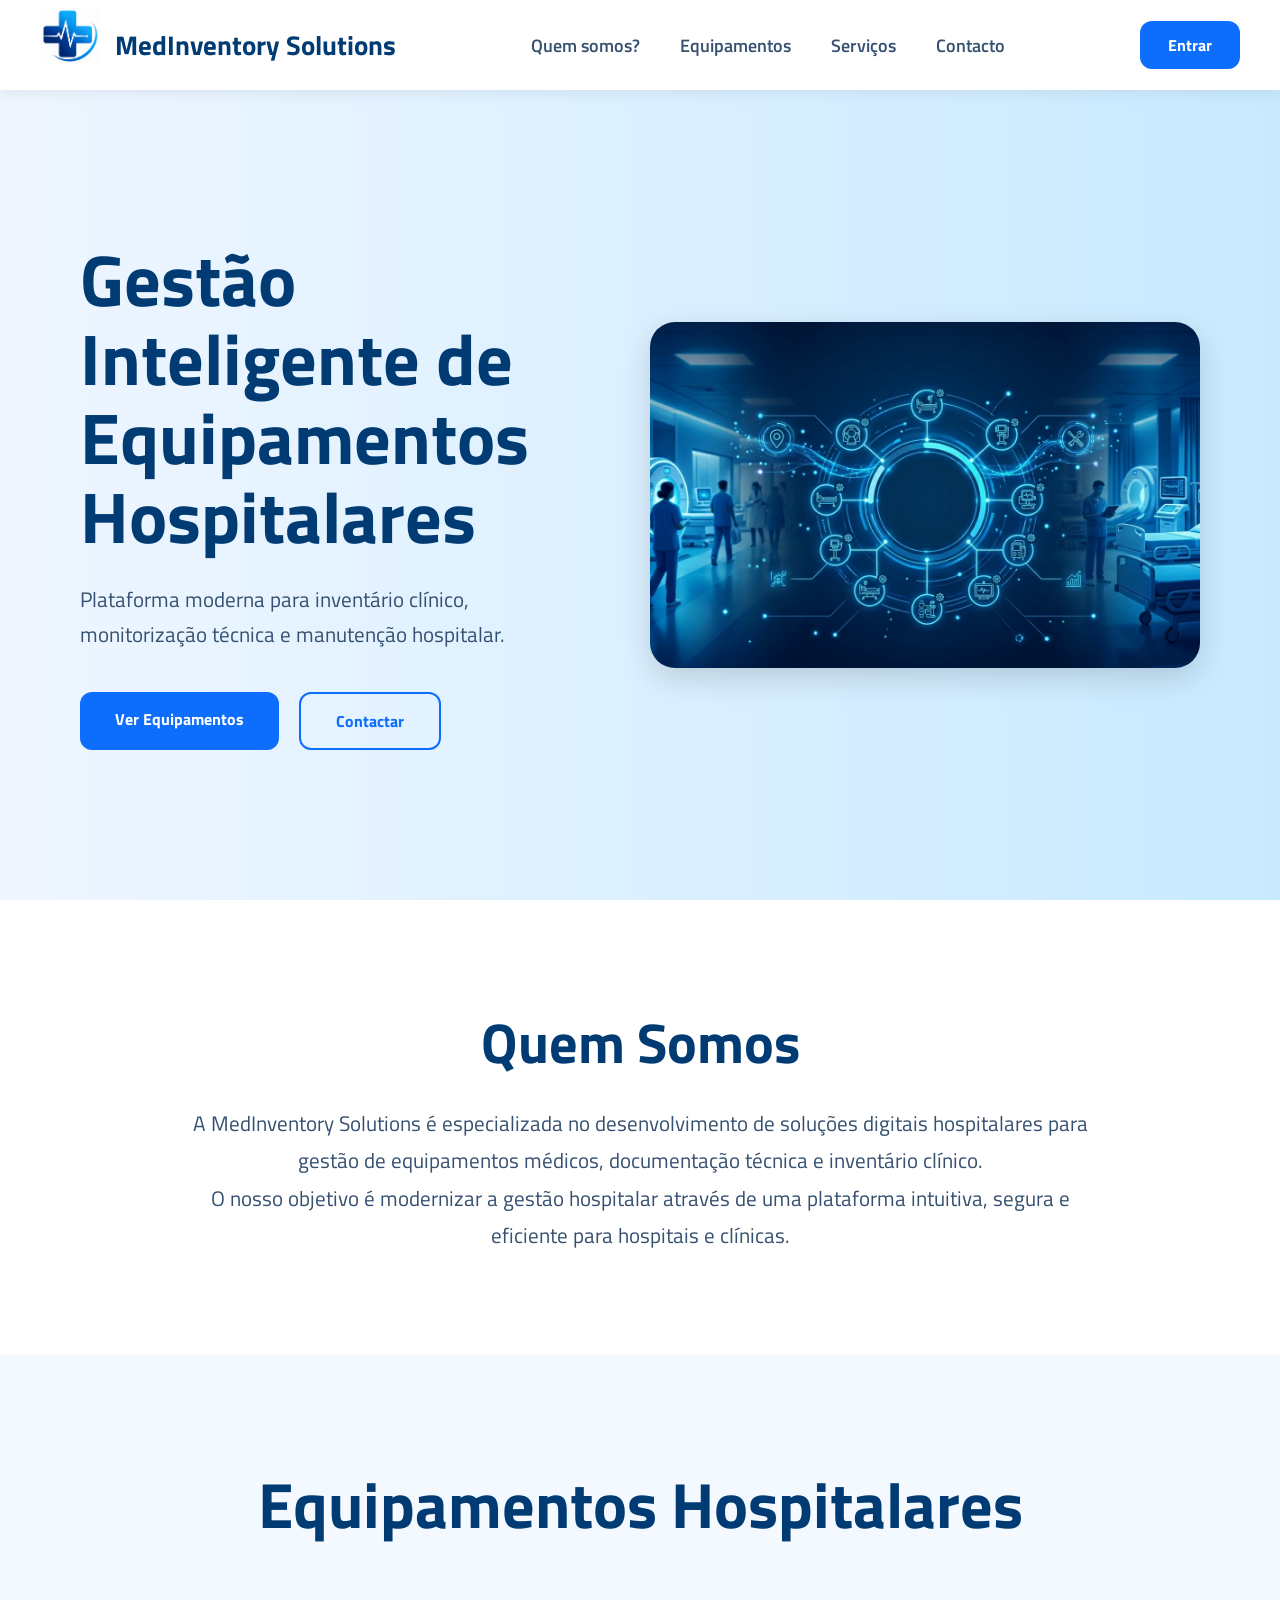
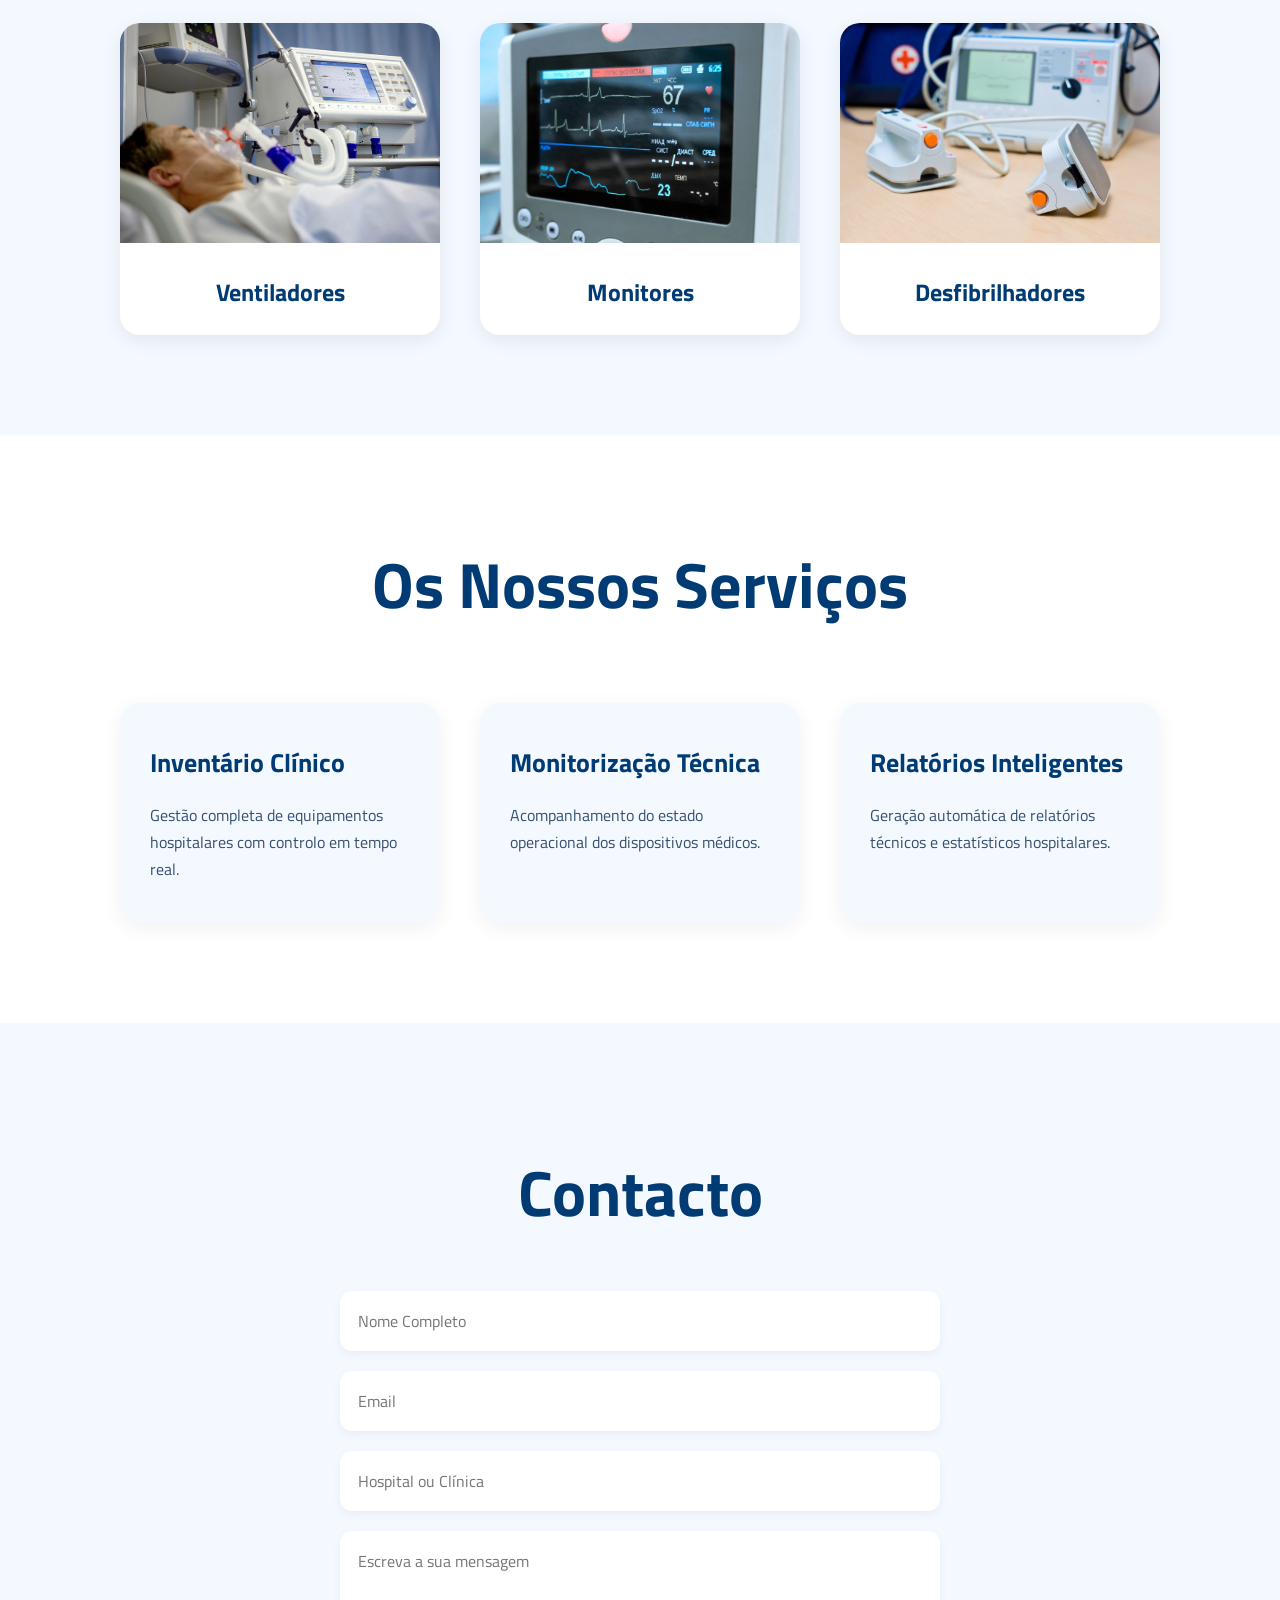
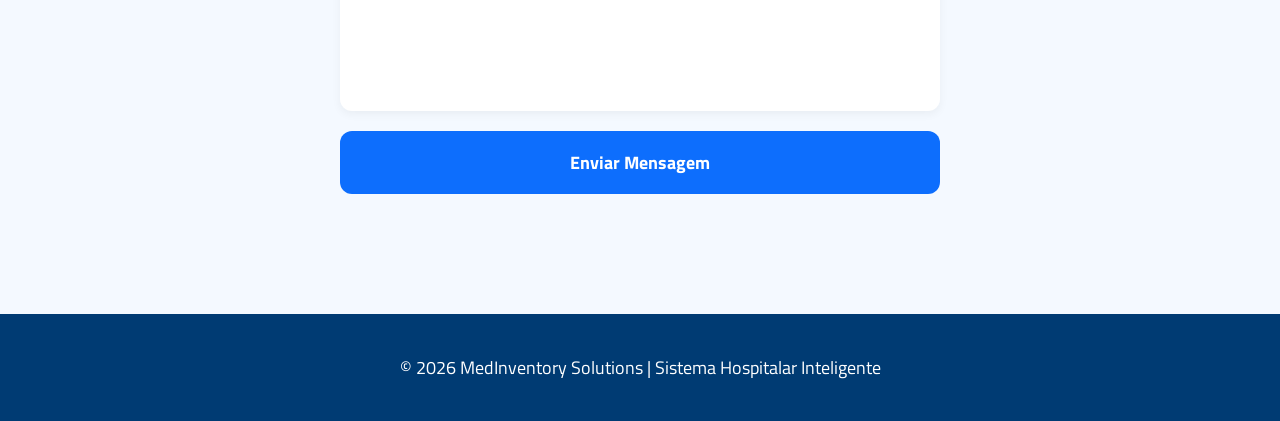
<file: Frontend/index.html>
<!DOCTYPE html>
<html lang="pt">

<head>
    <meta charset="UTF-8">
    <meta name="viewport" content="width=device-width, initial-scale=1.0">
    <title>MedInventory Solutions </title>
    <!-- favicon -->
    <link rel="shortcut icon" href="assets/img/logo.png" type="image/png">

    <!-- Google Fonts -->
    <link rel="preconnect" href="https://fonts.googleapis.com">
    <link rel="preconnect" href="https://fonts.gstatic.com" crossorigin>
    <link
        href="https://fonts.googleapis.com/css2?family=Titillium+Web:ital,wght@0,200;0,300;0,400;0,600;0,700;0,900;1,200;1,300;1,400;1,600;1,700&display=swap"
        rel="stylesheet">

    <!-- Font Awesome (local) -->
    <link rel="stylesheet" href="assets/fontawesome/all.min.css">

    <!-- estilos da página -->
    <link rel="stylesheet" href="assets/css/estilos.css">
</head>

<body>
    <!-- Navegação -->
    <nav class="bng-navbar">
        <!-- Logo e Nome -->
        <div class="logo-area">

            <img src="assets/img/logo.png" alt="logo">

            <h3>MedInventory Solutions</h3>

        </div>

        <!-- Links centrais -->
        <div class="container-navegacao">
            <a href="#quem-somos">Quem somos?</a>
            <a href="#equipamentos">Equipamentos</a>
            <a href="#servicos">Serviços</a>
            <a href="#contacto">Contacto</a>
        </div>

        <!-- Área Cliente -->
        <div class="nav-cliente">
            <a href="login_form.html">Entrar</a>
        </div>
    </nav>
    <!-- Conteudo de página -->
    
    <section class="hero">

        <!-- TEXTO -->
        <div class="hero-texto">

            <h1>
                Gestão Inteligente de Equipamentos Hospitalares
            </h1>

            <p>
                Plataforma moderna para inventário clínico,
                monitorização técnica e manutenção hospitalar.
            </p>

            <div class="hero-botoes">

                <a href="#equipamentos" class="btn-azul">
                    Ver Equipamentos
                </a>

                <a href="#contacto" class="btn-transparente">
                    Contactar
                </a>

            </div>

        </div>
        <div class="hero-imagem">

            <img src="assets/img/gestão_inventário.png" alt="Gestão Inventário">
        </div> 

    </section>
    <!-- Secção "Quem Somos" -->

    <section id="quem-somos">

        <div class="quem-somos-content">

            <h1>Quem Somos</h1>

            <p>
                A MedInventory Solutions é especializada
                no desenvolvimento de soluções digitais
                hospitalares para gestão de equipamentos médicos,
                documentação técnica e inventário clínico.
            </p>

            <p>
                O nosso objetivo é modernizar a gestão hospitalar
                através de uma plataforma intuitiva, segura
                e eficiente para hospitais e clínicas.
            </p>

        </div>

    </section>

    <!-- EQUIPAMENTOS -->

    <section id="equipamentos">

        <h2>Equipamentos Hospitalares</h2>

        <div class="equipamentos-container">

            <div class="equipamento">

                <img src="assets/img/ventilador.jpg" alt="">

                <h3>Ventiladores</h3>

            </div>

            <div class="equipamento">

                <img src="assets/img/monitor.webp" alt="">

                <h3>Monitores</h3>

            </div>

            <div class="equipamento">

                <img src="assets/img/desfibrilhador.jpg" alt="">

                <h3>Desfibrilhadores</h3>

            </div>

        </div>

    </section>
    <!-- SERVIÇOS -->
    <section id="servicos">

        <h2>Os Nossos Serviços</h2>

        <div class="servicos-container">

            <!-- PARTE 1 -->

            <div class="servico">

                <h3>Inventário Clínico</h3>

                <p>
                    Gestão completa de equipamentos hospitalares
                    com controlo em tempo real.
                </p>

            </div>

            <!--PARTE 2 -->

            <div class="servico">

                <h3>Monitorização Técnica</h3>

                <p>
                    Acompanhamento do estado operacional
                    dos dispositivos médicos.
                </p>

            </div>

            <!-- PARTE 3 -->

            <div class="servico">

                <h3>Relatórios Inteligentes</h3>

                <p>
                    Geração automática de relatórios
                    técnicos e estatísticos hospitalares.
                </p>

            </div>

        </div>

    </section>

    <!-- CONTACTO -->
    <section id="contacto">

        <h2>Contacto</h2>

        <form>

            <input type="text" placeholder="Nome Completo">

            <input type="email" placeholder="Email">

            <input type="text" placeholder="Hospital ou Clínica">

            <textarea placeholder="Escreva a sua mensagem"></textarea>

            <button type="submit">
                Enviar Mensagem
            </button>

        </form>

    </section>
    <!-- FOOTER -->
    <footer class="footer-container">

        <div class="footer-section">

            <p>
                © 2026 MedInventory Solutions |
                Sistema Hospitalar Inteligente
            </p>

        </div>

    </footer>
</file>
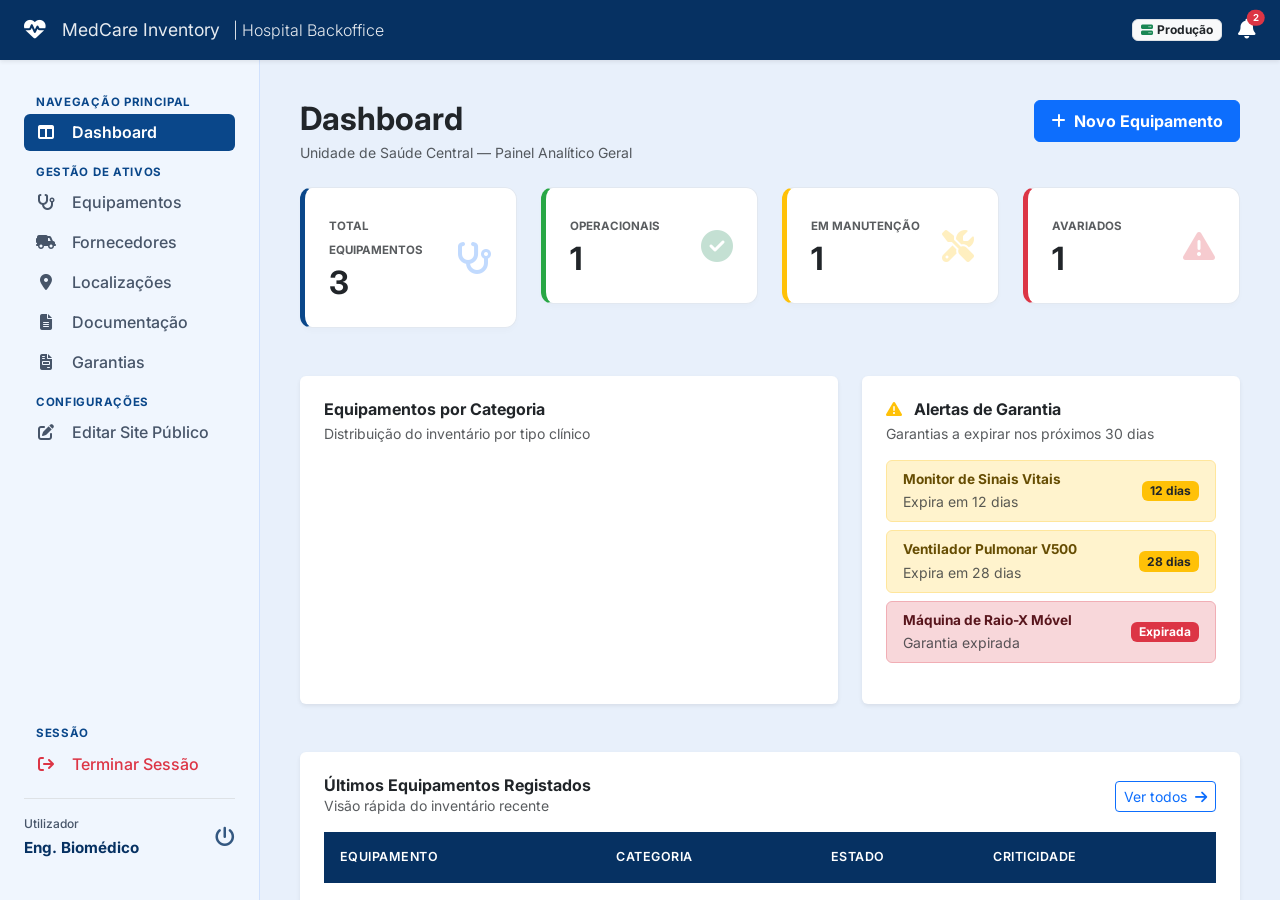
<file: Private/index.html>
<!DOCTYPE html>
<html lang="pt">

<head>
    <meta charset="UTF-8">
    <meta name="viewport" content="width=device-width, initial-scale=1.0">
    <title>MedCare - Dashboard</title>

    <link rel="icon" type="image/png" href="assets/img/logo.png">

    <link href="https://cdn.jsdelivr.net/npm/bootstrap@5.3.0/dist/css/bootstrap.min.css" rel="stylesheet">
    <link href="https://cdnjs.cloudflare.com/ajax/libs/font-awesome/6.4.0/css/all.min.css" rel="stylesheet">
    <link rel="stylesheet" href="assets/css/1231343.css">
</head>

<body>

<div class="app-viewport">

    <!-- HEADER -->
    <header class="navbar-medcare d-flex align-items-center justify-content-between shadow-sm">
        <a href="index.html" class="brand-header">
            <i class="fa-solid fa-heart-pulse me-2"></i>
            <span>MedCare Inventory <span class="navbar-text-secundario fw-light fs-6 ms-2">| Hospital Backoffice</span></span>
        </a>
        <div class="d-flex align-items-center gap-3">
            <span class="badge bg-light text-dark border">
                <i class="fa-solid fa-server text-success me-1"></i>Produção
            </span>
            <div class="position-relative" style="cursor:pointer;" data-bs-toggle="tooltip" title="2 alertas de garantia">
                <i class="fa-solid fa-bell text-white fs-5"></i>
                <span class="position-absolute top-0 start-100 translate-middle badge rounded-pill bg-danger" style="font-size:0.6rem;">2</span>
            </div>
        </div>
    </header>

    <div class="content-body">

        <!-- SIDEBAR -->
        <nav class="sidebar-medcare p-4 d-flex flex-column justify-content-between">
            <div>
                <div class="sidebar-section-title">Navegação Principal</div>
                <div class="nav flex-column">
                    <a href="index.html" class="nav-link active">
                        <i class="fa-solid fa-table-columns me-3"></i>Dashboard
                    </a>
                </div>

                <div class="sidebar-section-title">Gestão de Ativos</div>
                <div class="nav flex-column">
                    <a href="views/equipamentos/equipamentos.html" class="nav-link">
                        <i class="fa-solid fa-stethoscope me-3"></i>Equipamentos
                    </a>
                    <a href="views/fornecedores/fornecedores.html" class="nav-link">
                        <i class="fa-solid fa-truck-field me-3"></i>Fornecedores
                    </a>
                    <a href="views/localizacoes/localizacoes.html" class="nav-link">
                        <i class="fa-solid fa-location-dot me-3"></i>Localizações
                    </a>
                    <a href="views/documentacao/documentacao.html" class="nav-link">
                        <i class="fa-solid fa-file-lines me-3"></i>Documentação
                    </a>
                    <a href="views/garantias/garantias.html" class="nav-link">
                        <i class="fa-solid fa-file-invoice me-3"></i>Garantias
                    </a>
                </div>

                <div class="sidebar-section-title">Configurações</div>
                <div class="nav flex-column">
                    <a href="views/backoffice/conteudos.html" class="nav-link">
                        <i class="fa-solid fa-pen-to-square me-3"></i>Editar Site Público
                    </a>
                </div>
            </div>

            <div>
                <div class="sidebar-section-title">Sessão</div>
                <a href="logout.php" class="nav-link mb-3 text-danger">
                    <i class="fa-solid fa-arrow-right-from-bracket me-3"></i>Terminar Sessão
                </a>
                <div class="sidebar-user-zone border-top pt-3 d-flex align-items-center justify-content-between">
                    <div>
                        <small>Utilizador</small>
                        <strong>Eng. Biomédico</strong>
                    </div>
                    <a href="logout.php">
                        <i class="fa-solid fa-power-off fs-5"></i>
                    </a>
                </div>
            </div>
        </nav>

        <!-- CONTEÚDO PRINCIPAL -->
        <main class="main-content-wrapper">

            <div class="d-flex justify-content-between align-items-start mb-4">
                <div>
                    <h1 class="fw-bold h2 mb-1">Dashboard</h1>
                    <p class="text-muted small mb-0">Unidade de Saúde Central — Painel Analítico Geral</p>
                </div>
                <a href="views/equipamentos/equipamentos.html" class="btn btn-primary fw-bold px-3 py-2">
                    <i class="fa-solid fa-plus me-2"></i>Novo Equipamento
                </a>
            </div>

            <!-- CARDS DE ESTATÍSTICAS -->
            <div class="row g-4 mb-5">
                <div class="col-12 col-sm-6 col-xl-3">
                    <div class="card-stat p-4 borda-analitica-total">
                        <div class="d-flex justify-content-between align-items-center">
                            <div>
                                <small class="text-muted text-uppercase fw-bold" style="font-size:0.72rem;">Total Equipamentos</small>
                                <h2 class="fw-bold mb-0 mt-1 texto-card-titulo">3</h2>
                            </div>
                            <i class="fa-solid fa-stethoscope text-primary opacity-25 fs-2"></i>
                        </div>
                    </div>
                </div>
                <div class="col-12 col-sm-6 col-xl-3">
                    <div class="card-stat p-4 borda-analitica-sucesso">
                        <div class="d-flex justify-content-between align-items-center">
                            <div>
                                <small class="text-muted text-uppercase fw-bold" style="font-size:0.72rem;">Operacionais</small>
                                <h2 class="fw-bold mb-0 mt-1 texto-estado-sucesso">1</h2>
                            </div>
                            <i class="fa-solid fa-circle-check text-success opacity-25 fs-2"></i>
                        </div>
                    </div>
                </div>
                <div class="col-12 col-sm-6 col-xl-3">
                    <div class="card-stat p-4 borda-analitica-alerta">
                        <div class="d-flex justify-content-between align-items-center">
                            <div>
                                <small class="text-muted text-uppercase fw-bold" style="font-size:0.72rem;">Em Manutenção</small>
                                <h2 class="fw-bold mb-0 mt-1 texto-estado-alerta">1</h2>
                            </div>
                            <i class="fa-solid fa-screwdriver-wrench text-warning opacity-25 fs-2"></i>
                        </div>
                    </div>
                </div>
                <div class="col-12 col-sm-6 col-xl-3">
                    <div class="card-stat p-4 borda-analitica-perigo">
                        <div class="d-flex justify-content-between align-items-center">
                            <div>
                                <small class="text-muted text-uppercase fw-bold" style="font-size:0.72rem;">Avariados</small>
                                <h2 class="fw-bold mb-0 mt-1 texto-estado-perigo">1</h2>
                            </div>
                            <i class="fa-solid fa-triangle-exclamation text-danger opacity-25 fs-2"></i>
                        </div>
                    </div>
                </div>
            </div>

            <!-- GRÁFICO + ALERTAS -->
            <div class="row g-4 mb-5">

                <div class="col-12 col-lg-7">
                    <div class="card border-0 shadow-sm h-100">
                        <div class="card-body p-4">
                            <h6 class="fw-bold mb-1">Equipamentos por Categoria</h6>
                            <p class="text-muted small mb-3">Distribuição do inventário por tipo clínico</p>
                            <div style="position:relative; height:220px;">
                                <canvas id="graficoCategoria" role="img" aria-label="Gráfico de barras com equipamentos por categoria"></canvas>
                            </div>
                        </div>
                    </div>
                </div>

                <div class="col-12 col-lg-5">
                    <div class="card border-0 shadow-sm h-100">
                        <div class="card-body p-4">
                            <h6 class="fw-bold mb-1">
                                <i class="fa-solid fa-triangle-exclamation text-warning me-2"></i>
                                Alertas de Garantia
                            </h6>
                            <p class="text-muted small mb-3">Garantias a expirar nos próximos 30 dias</p>
                            <div class="d-flex flex-column gap-2">
                                <div class="alert alert-warning py-2 px-3 mb-0 d-flex justify-content-between align-items-center">
                                    <div>
                                        <strong class="d-block" style="font-size:0.85rem;">Monitor de Sinais Vitais</strong>
                                        <small class="text-muted">Expira em 12 dias</small>
                                    </div>
                                    <span class="badge bg-warning text-dark">12 dias</span>
                                </div>
                                <div class="alert alert-warning py-2 px-3 mb-0 d-flex justify-content-between align-items-center">
                                    <div>
                                        <strong class="d-block" style="font-size:0.85rem;">Ventilador Pulmonar V500</strong>
                                        <small class="text-muted">Expira em 28 dias</small>
                                    </div>
                                    <span class="badge bg-warning text-dark">28 dias</span>
                                </div>
                                <div class="alert alert-danger py-2 px-3 mb-0 d-flex justify-content-between align-items-center">
                                    <div>
                                        <strong class="d-block" style="font-size:0.85rem;">Máquina de Raio-X Móvel</strong>
                                        <small class="text-muted">Garantia expirada</small>
                                    </div>
                                    <span class="badge bg-danger">Expirada</span>
                                </div>
                            </div>
                        </div>
                    </div>
                </div>
            </div>

            <!-- TABELA DE EQUIPAMENTOS -->
            <div class="card border-0 shadow-sm mb-4">
                <div class="card-body p-4">
                    <div class="d-flex justify-content-between align-items-center mb-3">
                        <div>
                            <h6 class="fw-bold mb-0">Últimos Equipamentos Registados</h6>
                            <p class="text-muted small mb-0">Visão rápida do inventário recente</p>
                        </div>
                        <a href="views/equipamentos/equipamentos.html" class="btn btn-sm btn-outline-primary">
                            Ver todos <i class="fa-solid fa-arrow-right ms-1"></i>
                        </a>
                    </div>
                    <div class="table-responsive">
                        <table class="table table-hover align-middle mb-0">
                            <thead class="table-light">
                                <tr>
                                    <th class="ps-3">Equipamento</th>
                                    <th>Categoria</th>
                                    <th>Estado</th>
                                    <th>Criticidade</th>
                                    <th class="text-e
</file>
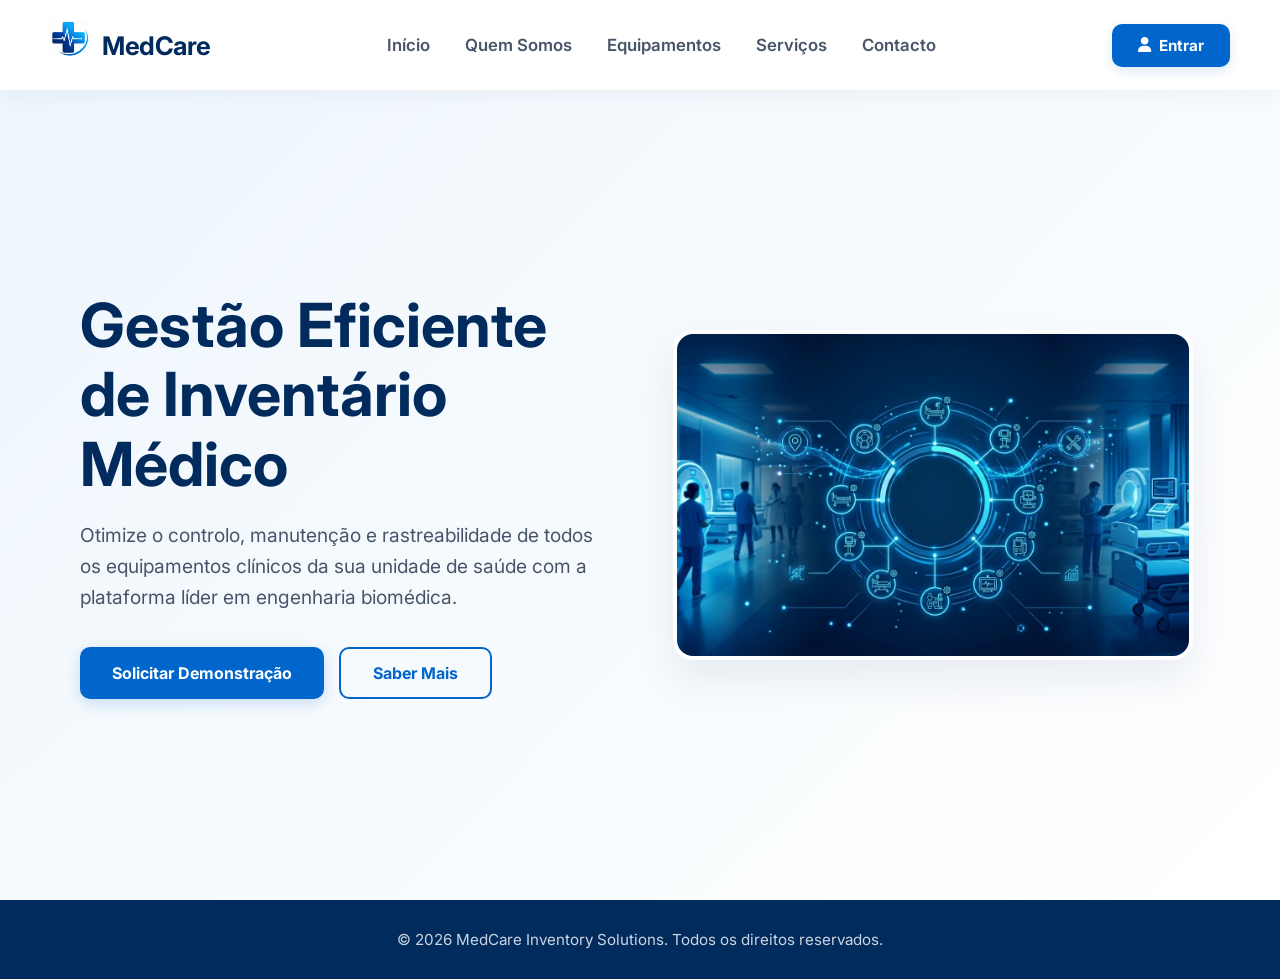
<file: Public/index.html>
<!DOCTYPE html>
<html lang="pt">

<head>
    <meta charset="UTF-8">
    <meta name="viewport" content="width=device-width, initial-scale=1.0">
    <title>MedCare Inventory Solutions</title>

    <!-- Link para o Font Awesome Local (dentro da tua pasta Public) -->
    <link rel="stylesheet" href="assets/fontawesome/all.min.css">

    <!-- Link para o teu CSS Geral -->
    <link rel="stylesheet" href="assets/css/1231343.css">
</head>

<body>
    <!-- CABEÇALHO & NAVBAR -->
    <header>
        <nav class="bng-navbar">
            <!-- Área do Logótipo -->
            <div class="logo-area">
                <img src="assets/img/logo.png" alt="MedCare Logo">
                <h3>MedCare</h3>
            </div>

            <!-- Links de Navegação Interna -->
            <div class="container-navegacao">
                <a href="index.html">Início</a>
                <a href="quem_somos.html">Quem Somos</a>
                <a href="equipamentos.html">Equipamentos</a>
                <a href="servicos.html">Serviços</a>
                <a href="contacto.html">Contacto</a>
            </div>

            <!-- Botão de Área de Cliente (Login) -->
            <div class="nav-cliente">
                <a href="login.html"><i class="fas fa-user"></i> Entrar</a>
            </div>
        </nav>
    </header>

    <!-- CONTEÚDO PRINCIPAL DA PÁGINA -->
    <main>
        <!-- Secção Hero (Destaque Principal) -->
        <section class="hero">
            <div class="hero-texto">
                <h1>Gestão Eficiente de Inventário Médico</h1>
                <p>Otimize o controlo, manutenção e rastreabilidade de todos os equipamentos clínicos da sua unidade de
                    saúde com a plataforma líder em engenharia biomédica.</p>
                <div class="hero-botoes">
                    <a href="contacto.html" class="btn-azul">Solicitar Demonstração</a>
                    <a href="servicos.html" class="btn-transparente">Saber Mais</a>
                </div>
            </div>
            <div class="hero-imagem">
                <img src="assets/img/gestao_inventario.png" alt="Gestão de Inventário Médico">
            </div>
        </section>
    </main>

    <!-- RODAPÉ DA PÁGINA -->
    <footer class="footer-container">
        <div class="footer-section">
            <p>&copy; 2026 MedCare Inventory Solutions. Todos os direitos reservados.</p>
        </div>
    </footer>

</body>

</html>
</file>
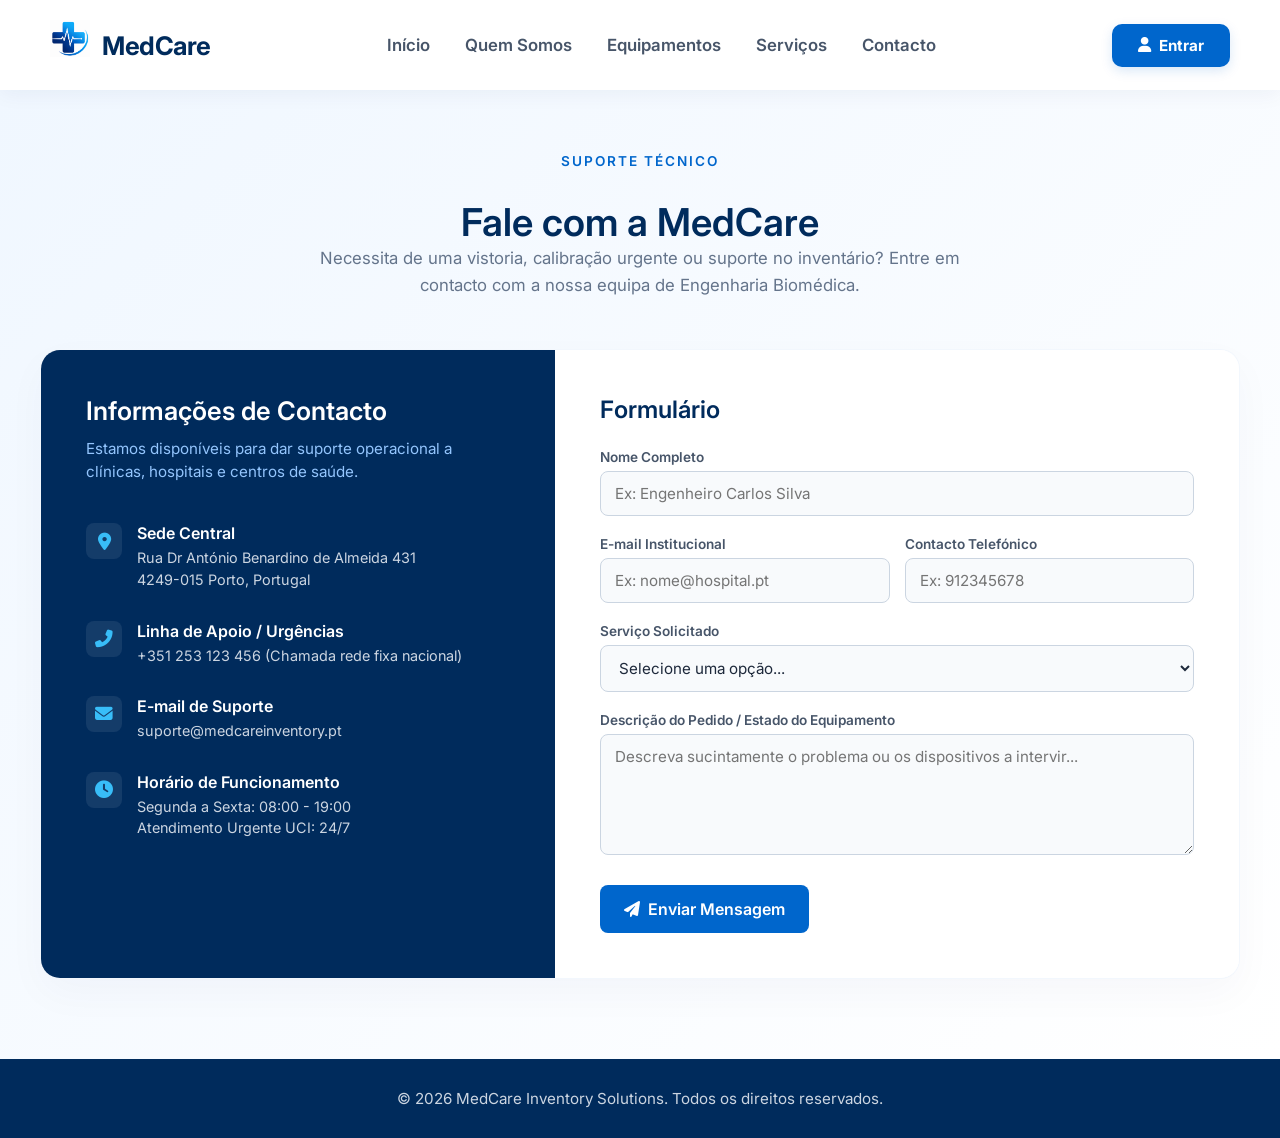
<file: Public/contacto.html>
<!DOCTYPE html>
<html lang="pt">

<head>
    <meta charset="UTF-8">
    <meta name="viewport" content="width=device-width, initial-scale=1.0">
    <title>Contacto - MedCare Inventory Solutions</title>

    <!-- Fontes e Estilos Externos -->
    <link rel="stylesheet" href="assets/fontawesome/all.min.css">
    <link rel="stylesheet" href="assets/css/1231343.css">
</head>

<body>

    <!-- CABEÇALHO E NAVEGAÇÃO GLOBAL -->
    <header>
        <nav class="bng-navbar">
            <div class="logo-area">
                <img src="assets/img/logo.png" alt="MedCare Logo">
                <h3>MedCare</h3>
            </div>

            <div class="container-navegacao">
                <a href="index.html">Início</a>
                <a href="quem_somos.html">Quem Somos</a>
                <a href="equipamentos.html">Equipamentos</a>
                <a href="servicos.html">Serviços</a>
                <a href="contacto.html">Contacto</a>
            </div>

            <div class="nav-cliente">
                <a href="login.html"><i class="fas fa-user"></i> Entrar</a>
            </div>
        </nav>
    </header>

    <!-- CONTEÚDO PRINCIPAL: PÁGINA DE CONTACTO -->
    <main>
        <section class="ct-seccao">
            
            <div class="ct-intro">
                <span class="subtitulo-clinico">Suporte Técnico</span>
                <h1>Fale com a MedCare</h1>
                <p>Necessita de uma vistoria, calibração urgente ou suporte no inventário? Entre em contacto com a nossa equipa de Engenharia Biomédica.</p>
            </div>

            <!-- Contentor Bi-Partidário (Informação à esquerda, Formulário à direita) -->
            <div class="ct-container">
                
                <!-- Coluna 1: Informações de Contacto Institucionais -->
                <div class="ct-info-box">
                    <h3>Informações de Contacto</h3>
                    <p class="ct-info-desc">Estamos disponíveis para dar suporte operacional a clínicas, hospitais e centros de saúde.</p>
                    
                    <div class="ct-info-detalhes">
                        <div class="ct-info-item">
                            <div class="ct-info-icon"><i class="fas fa-map-marker-alt"></i></div>
                            <div>
                                <h5>Sede Central</h5>
                                <p>Rua Dr António Benardino de Almeida 431 <br>4249-015 Porto, Portugal</p>
                            </div>
                        </div>

                        <div class="ct-info-item">
                            <div class="ct-info-icon"><i class="fas fa-phone-alt"></i></div>
                            <div>
                                <h5>Linha de Apoio / Urgências</h5>
                                <p>+351 253 123 456 (Chamada rede fixa nacional)</p>
                            </div>
                        </div>

                        <div class="ct-info-item">
                            <div class="ct-info-icon"><i class="fas fa-envelope"></i></div>
                            <div>
                                <h5>E-mail de Suporte</h5>
                                <p>suporte@medcareinventory.pt</p>
                            </div>
                        </div>

                        <div class="ct-info-item">
                            <div class="ct-info-icon"><i class="fas fa-clock"></i></div>
                            <div>
                                <h5>Horário de Funcionamento</h5>
                                <p>Segunda a Sexta: 08:00 - 19:00<br>Atendimento Urgente UCI: 24/7</p>
                            </div>
                        </div>
                    </div>
                </div>

                <!-- Coluna 2: Formulário Técnico de Mensagem -->
                <div class="ct-form-box">
                    <h3>Formulário</h3>
                    
                    <!-- Atributos cruciais para avaliação do professor -->
                    <form action="#" method="POST" class="medcare-form">
                        
                        <div class="form-group">
                            <label for="nome">Nome Completo</label>
                            <input type="text" id="nome" name="nome" placeholder="Ex: Engenheiro Carlos Silva" required>
                        </div>

                        <div class="form-row">
                            <div class="form-group">
                                <label for="email">E-mail Institucional</label>
                                <input type="email" id="email" name="email" placeholder="Ex: nome@hospital.pt" required>
                            </div>
                            <div class="form-group">
                                <label for="telefone">Contacto Telefónico</label>
                                <input type="tel" id="telefone" name="telefone" placeholder="Ex: 912345678">
                            </div>
                        </div>

                        <div class="form-group">
                            <label for="servico-interesse">Serviço Solicitado</label>
                            <select id="servico-interesse" name="servico-interesse" required>
                                <option value="" disabled selected>Selecione uma opção...</option>
                                <option value="calibracao">Calibração & Metrologia</option>
                                <option value="preventiva">Manutenção Preventiva</option>
                                <option value="auditoria">Auditoria de Inventário</option>
                                <option value="formacao">Formação Técnica</option>
                                <option value="outro">Outro assunto / Urgência</option>
                            </select>
                        </div>

                        <div class="form-group">
                            <label for="mensagem">Descrição do Pedido / Estado do Equipamento</label>
                            <textarea id="mensagem" name="mensagem" rows="5" placeholder="Descreva sucintamente o problema ou os dispositivos a intervir..." required></textarea>
                        </div>

                        <button type="submit" class="btn-enviar">
                            <i class="fas fa-paper-plane"></i> Enviar Mensagem
                        </button>
                    </form>
                </div>

            </div>
        </section>
    </main>

    <!-- RODAPÉ DA PÁGINA -->
    <footer class="footer-container">
        <div class="footer-section">
            <p>&copy; 2026 MedCare Inventory Solutions. Todos os direitos reservados.</p>
        </div>
    </footer>

</body>

</html>
</file>
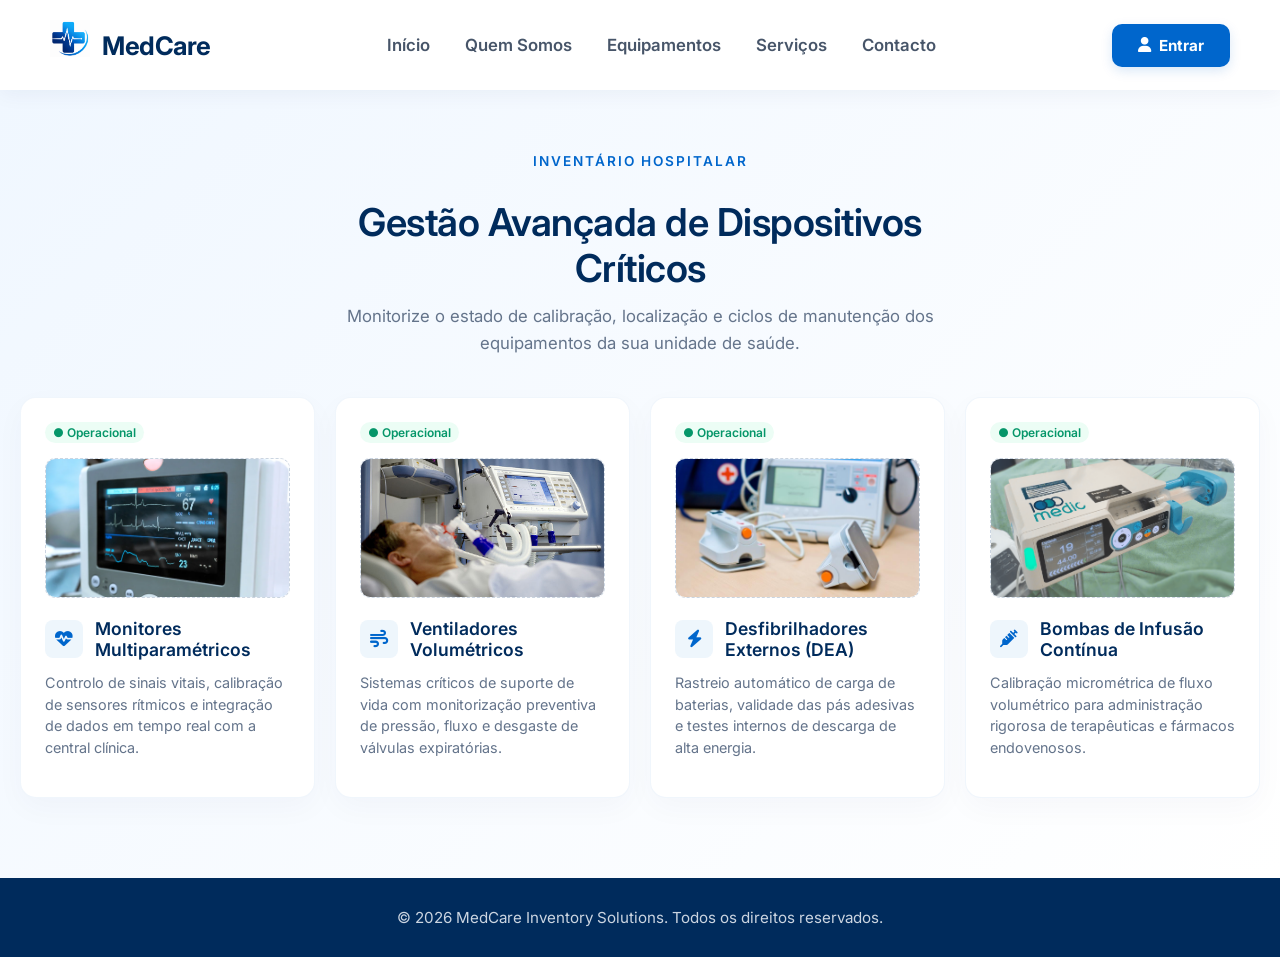
<file: Public/equipamentos.html>
<!DOCTYPE html>
<html lang="pt">

<head>
    <meta charset="UTF-8">
    <meta name="viewport" content="width=device-width, initial-scale=1.0">
    <title>Equipamentos - MedCare Inventory Solutions</title>

    <link rel="stylesheet" href="assets/fontawesome/all.min.css">
    <link rel="stylesheet" href="assets/css/1231343.css">
</head>

<body>

    <!--CABEÇALHO e NAVBAR-->
    <header>
        <nav class="bng-navbar">
            <div class="logo-area">
                <img src="assets/img/logo.png" alt="MedCare Logo">
                <h3>MedCare</h3>
            </div>

            <div class="container-navegacao">
                <a href="index.html">Início</a>
                <a href="quem_somos.html">Quem Somos</a>
                <a href="equipamentos.html">Equipamentos</a>
                <a href="servicos.html">Serviços</a>
                <a href="contacto.html">Contacto</a>
            </div>

            <div class="nav-cliente">
                <a href="login.html"><i class="fas fa-user"></i> Entrar</a>
            </div>
        </nav>
    </header>
    <!-- GRELHA DE EQUIPAMENTOS -->
    <main>
        <section class="eq-seccao">
            <div class="eq-intro">
                <span class="subtitulo-clinico">Inventário Hospitalar</span>
                <h1>Gestão Avançada de Dispositivos Críticos</h1>
                <p>Monitorize o estado de calibração, localização e ciclos de manutenção dos equipamentos da sua unidade
                    de saúde.</p>
            </div>

            <!-- Grelha de Cartões (Grid) -->
            <div class="eq-grid">
                <!-- EQUIPAMENTO 1-->
                <div class="eq-card">
                    <div class="eq-status operacional">● Operacional</div>

                    <div class="eq-imagem-placeholder">
                        <img src="assets/img/monitor.webp" alt="Monitores">
                    </div>


                    <div class="eq-card-header">
                        <div class="eq-icon-wrapper"><i class="fas fa-heartbeat"></i></div>
                        <h4>Monitores Multiparamétricos</h4>
                    </div>
                    <p>Controlo de sinais vitais, calibração de sensores rítmicos e integração de dados em tempo real
                        com a central clínica.</p>
                </div>

                <!-- EQUIPAMENTO 2-->
                <div class="eq-card">
                    <div class="eq-status operacional">● Operacional</div>

                    <div class="eq-imagem-placeholder">
                        <img src="assets/img/ventilador.jpg" alt="Ventiladores">
                    </div>


                    <div class="eq-card-header">
                        <div class="eq-icon-wrapper"><i class="fas fa-wind"></i></div>
                        <h4>Ventiladores Volumétricos</h4>
                    </div>
                    <p>Sistemas críticos de suporte de vida com monitorização preventiva de pressão, fluxo e desgaste de
                        válvulas expiratórias.</p>
                </div>

                <!-- EQUIPAMENTO 3-->
                <div class="eq-card">
                    <div class="eq-status manutencao">● Operacional </div>

                    <div class="eq-imagem-placeholder">
                        <img src="assets/img/desfibrilhador.jpg" alt="Desfibrilhadores">
                    </div>


                    <div class="eq-card-header">
                        <div class="eq-icon-wrapper"><i class="fas fa-bolt"></i></div>
                        <h4>Desfibrilhadores Externos (DEA)</h4>
                    </div>
                    <p>Rastreio automático de carga de baterias, validade das pás adesivas e testes internos de descarga
                        de alta energia.</p>
                </div>
                <!-- EQUIPAMENTO 4-->
                <div class="eq-card">
                    <div class="eq-status operacional">● Operacional</div>

                    <div class="eq-imagem-placeholder">
                        <img src="assets/img/bomba_infusao.png" alt="Bomba de Infusao">
                    </div>


                    <div class="eq-card-header">
                        <div class="eq-icon-wrapper"><i class="fas fa-syringe"></i></div>
                        <h4>Bombas de Infusão Contínua</h4>
                    </div>
                    <p>Calibração micrométrica de fluxo volumétrico para administração rigorosa de terapêuticas e
                        fármacos endovenosos.</p>
                </div>

            </div>
        </section>
    </main>

    <footer class="footer-container">
        <div class="footer-section">
            <p>&copy; 2026 MedCare Inventory Solutions. Todos os direitos reservados.</p>
        </div>
    </footer>
</file>
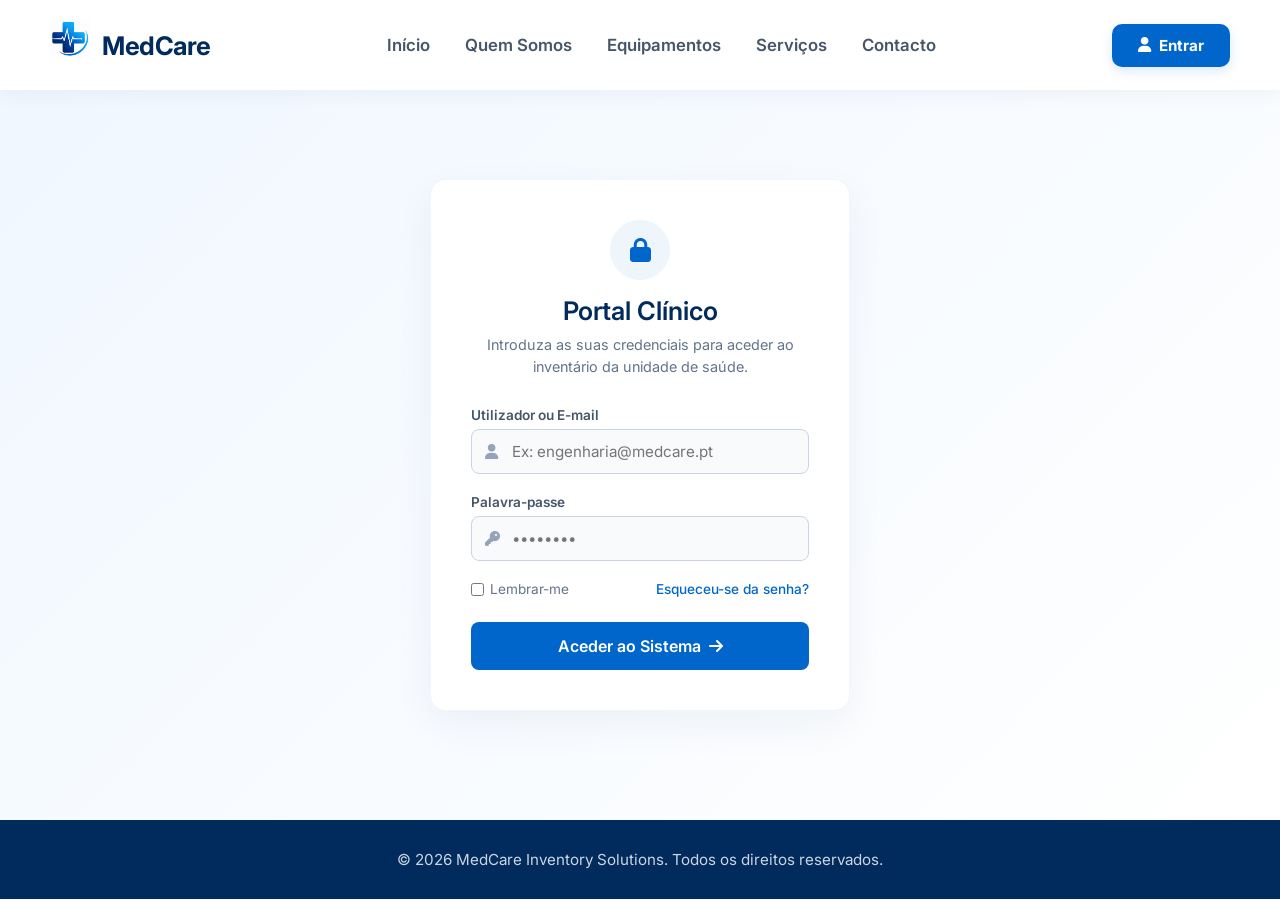
<file: Public/login.html>
<!DOCTYPE html>
<html lang="pt">

<head>
    <meta charset="UTF-8">
    <meta name="viewport" content="width=device-width, initial-scale=1.0">
    <title>Entrar - MedCare Inventory Solutions</title>

    <link rel="stylesheet" href="assets/fontawesome/all.min.css">
    <link rel="stylesheet" href="assets/css/1231343.css">
</head>

<body>

    <header>
        <nav class="bng-navbar">
            <div class="logo-area">
                <img src="assets/img/logo.png" alt="MedCare Logo">
                <h3>MedCare</h3>
            </div>

            <div class="container-navegacao">
                <a href="index.html">Início</a>
                <a href="quem_somos.html">Quem Somos</a>
                <a href="equipamentos.html">Equipamentos</a>
                <a href="servicos.html">Serviços</a>
                <a href="contacto.html">Contacto</a>
            </div>

            <div class="nav-cliente">
                <a href="login.html"><i class="fas fa-user"></i> Entrar</a>
            </div>
        </nav>
    </header>

    <main>
        <section class="lg-seccao">
            
            <div class="lg-card">
                
                <div class="lg-header">
                    <div class="lg-icon-circle">
                        <i class="fas fa-lock"></i>
                    </div>
                    <h2>Portal Clínico</h2>
                    <p>Introduza as suas credenciais para aceder ao inventário da unidade de saúde.</p>
                </div>

                <form action="../private/index.html" method="GET" class="lg-form">
                    
                    <div class="lg-group">
                        <label for="username">Utilizador ou E-mail</label>
                        <div class="lg-input-wrapper">
                            <i class="fas fa-user lg-field-icon"></i>
                            <input type="text" id="username" name="username" placeholder="Ex: engenharia@medcare.pt" required>
                        </div>
                    </div>

                    <div class="lg-group">
                        <label for="password">Palavra-passe</label>
                        <div class="lg-input-wrapper">
                            <i class="fas fa-key lg-field-icon"></i>
                            <input type="password" id="password" name="password" placeholder="••••••••" required>
                        </div>
                    </div>

                    <div class="lg-opcoes">
                        <label class="lg-lembrar">
                            <input type="checkbox" name="remember"> Lembrar-me
                        </label>
                        <a href="#" class="lg-esqueceu">Esqueceu-se da senha?</a>
                    </div>

                    <button type="submit" class="btn-login">
                        Aceder ao Sistema <i class="fas fa-arrow-right"></i>
                    </button>
                </form>

            </div>

        </section>
    </main>

    <footer class="footer-container">
        <div class="footer-section">
            <p>&copy; 2026 MedCare Inventory Solutions. Todos os direitos reservados.</p>
        </div>
    </footer>

</body>

</html>
</file>
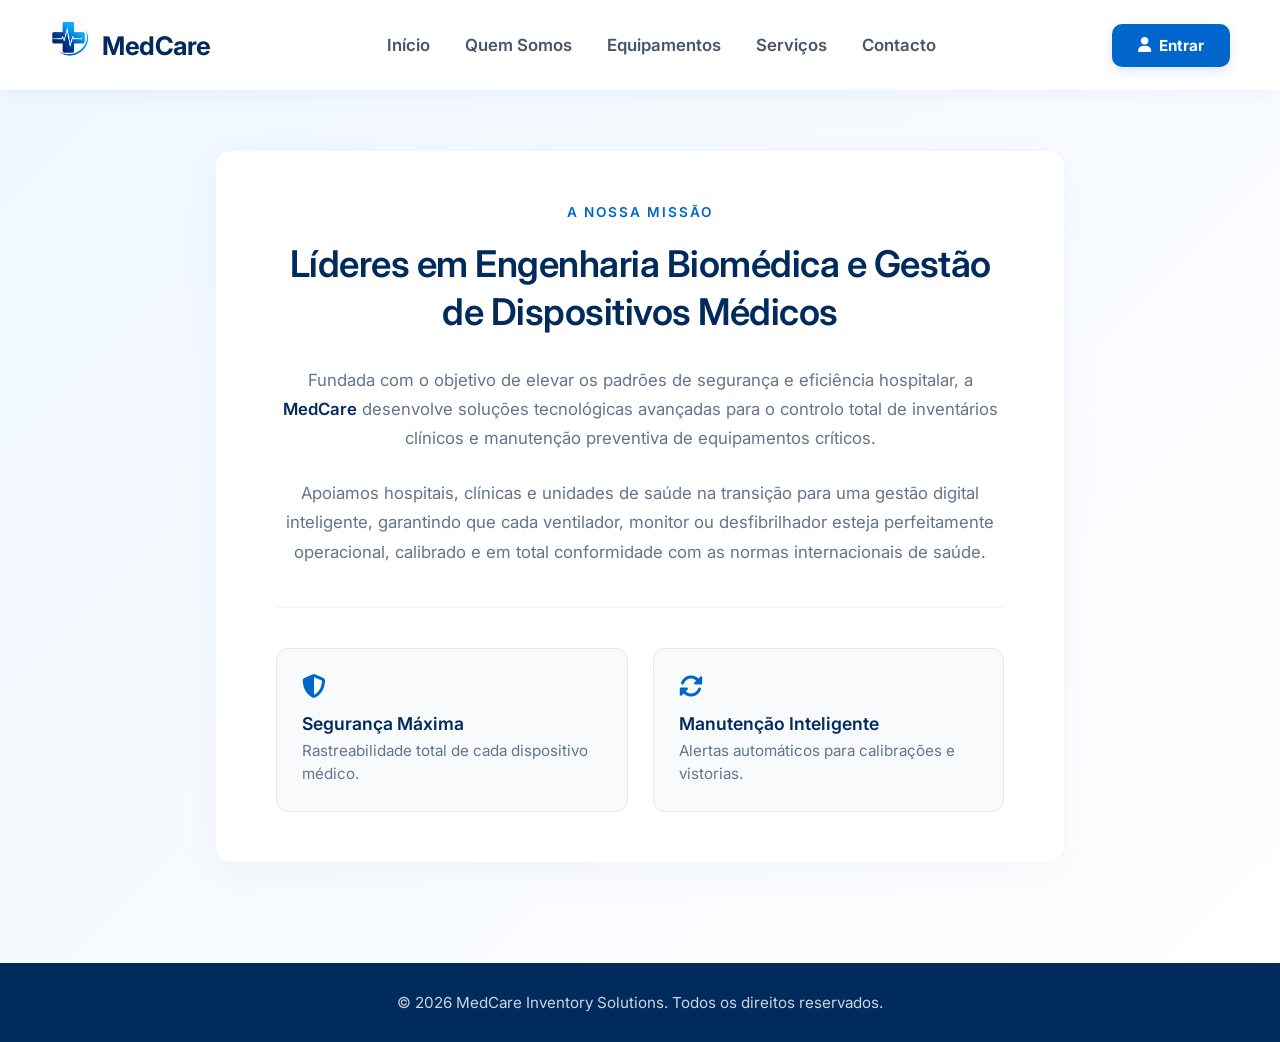
<file: Public/quem_somos.html>
<!DOCTYPE html>
<html lang="pt">

<head>
    <meta charset="UTF-8">
    <meta name="viewport" content="width=device-width, initial-scale=1.0">
    <title>Quem Somos - MedCare Inventory Solutions</title>

    <link rel="stylesheet" href="assets/fontawesome/all.min.css">

    <link rel="stylesheet" href="assets/css/1231343.css">
</head>

<body>

    <header>
        <nav class="bng-navbar">
            <div class="logo-area">
                <img src="assets/img/logo.png" alt="MedCare Logo">
                <h3>MedCare</h3>
            </div>

            <div class="container-navegacao">
                <a href="index.html">Início</a>
                <a href="quem_somos.html">Quem Somos</a>
                <a href="equipamentos.html">Equipamentos</a>
                <a href="servicos.html">Serviços</a>
                <a href="contacto.html">Contacto</a>
            </div>

            <div class="nav-cliente">
                <a href="login.html"><i class="fas fa-user"></i> Entrar</a>
            </div>
        </nav>
    </header>

    <main>
        <section class="quem-somos-container">
            <div class="quem-somos-conteudo">
                <span class="subtitulo-clinico">A Nossa Missão</span>
                <h1>Líderes em Engenharia Biomédica e Gestão de Dispositivos Médicos</h1>

                <p>Fundada com o objetivo de elevar os padrões de segurança e eficiência hospitalar, a
                    <strong>MedCare</strong> desenvolve soluções tecnológicas avançadas para o controlo total de
                    inventários clínicos e manutenção preventiva de equipamentos críticos.</p>

                <p>Apoiamos hospitais, clínicas e unidades de saúde na transição para uma gestão digital inteligente,
                    garantindo que cada ventilador, monitor ou desfibrilhador esteja perfeitamente operacional,
                    calibrado e em total conformidade com as normas internacionais de saúde.</p>

                <div class="valores-grid">
                    <div class="valor-item">
                        <i class="fas fa-shield-alt"></i>
                        <h4>Segurança Máxima</h4>
                        <p>Rastreabilidade total de cada dispositivo médico.</p>
                    </div>
                    <div class="valor-item">
                        <i class="fas fa-sync-alt"></i>
                        <h4>Manutenção Inteligente</h4>
                        <p>Alertas automáticos para calibrações e vistorias.</p>
                    </div>
                </div>
            </div>
        </section>
    </main>

    <footer class="footer-container">
        <div class="footer-section">
            <p>&copy; 2026 MedCare Inventory Solutions. Todos os direitos reservados.</p>
        </div>
    </footer>

</body>

</html>
</file>
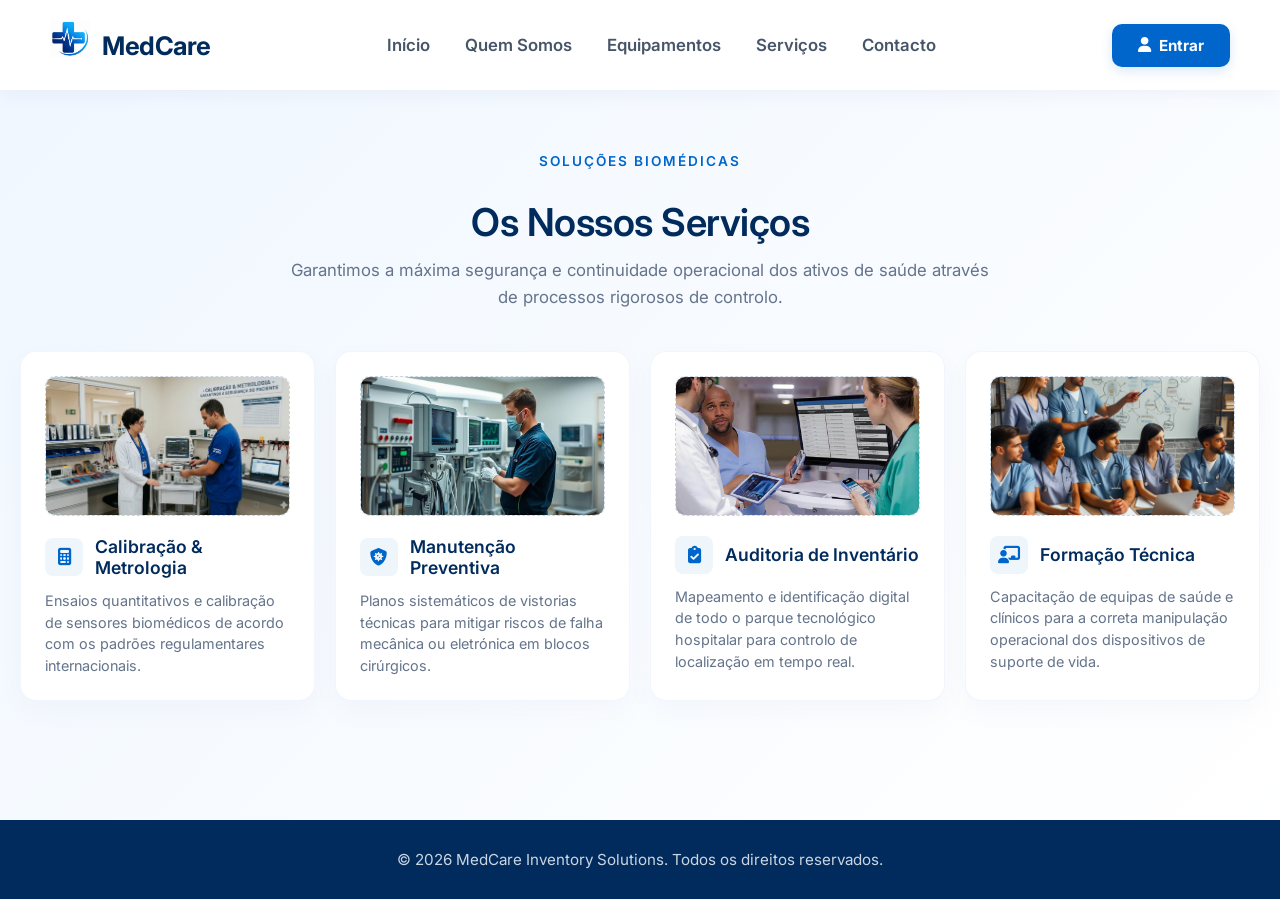
<file: Public/servicos.html>
<!DOCTYPE html>
<html lang="pt">

<head>
    <meta charset="UTF-8">
    <meta name="viewport" content="width=device-width, initial-scale=1.0">
    <title>Serviços - MedCare Inventory Solutions</title>

    <link rel="stylesheet" href="assets/fontawesome/all.min.css">
    <link rel="stylesheet" href="assets/css/1231343.css">
</head>

<body>
    <header>
        <nav class="bng-navbar">
            <div class="logo-area">
                <img src="assets/img/logo.png" alt="MedCare Logo">
                <h3>MedCare</h3>
            </div>

            <div class="container-navegacao">
                <a href="index.html">Início</a>
                <a href="quem_somos.html">Quem Somos</a>
                <a href="equipamentos.html">Equipamentos</a>
                <a href="servicos.html">Serviços</a>
                <a href="contacto.html">Contacto</a>
            </div>

            <div class="nav-cliente">
                <a href="login.html"><i class="fas fa-user"></i> Entrar</a>
            </div>
        </nav>
    </header>
    <main>
        <section class="srv-seccao">
            <div class="srv-intro">
                <span class="subtitulo-clinico">Soluções Biomédicas</span>
                <h1>Os Nossos Serviços</h1>
                <p>Garantimos a máxima segurança e continuidade operacional dos ativos de saúde através de processos
                    rigorosos de controlo.</p>
            </div>

            <div class="srv-grid">

                <div class="srv-card">
                    <div class="srv-imagem-placeholder">
                        <img src="assets/img/calibracao.jpg" alt="Calibração">
                    </div>

                    <div class="srv-card-header">
                        <div class="srv-icon-wrapper"><i class="fas fa-calculator"></i></div>
                        <h4>Calibração & Metrologia</h4>
                    </div>
                    <p>Ensaios quantitativos e calibração de sensores biomédicos de acordo com os padrões regulamentares
                        internacionais.</p>
                </div>

                <div class="srv-card">
                    <div class="srv-imagem-placeholder">
                        <img src="assets/img/manutencao.png" alt="Manutenção">
                    </div>

                    <div class="srv-card-header">
                        <div class="srv-icon-wrapper"><i class="fas fa-shield-virus"></i></div>
                        <h4>Manutenção Preventiva</h4>
                    </div>
                    <p>Planos sistemáticos de vistorias técnicas para mitigar riscos de falha mecânica ou eletrónica em
                        blocos cirúrgicos.</p>
                </div>

                <div class="srv-card">
                    <div class="srv-imagem-placeholder">
                       <img src="assets/img/auditoria_inventario.webp" alt="Auditoria_inventario">
                    </div>

                    <div class="srv-card-header">
                        <div class="srv-icon-wrapper"><i class="fas fa-clipboard-check"></i></div>
                        <h4>Auditoria de Inventário</h4>
                    </div>
                    <p>Mapeamento e identificação digital de todo o parque tecnológico hospitalar para controlo de
                        localização em tempo real.</p>
                </div>

                <div class="srv-card">
                    <div class="srv-imagem-placeholder">
                        <img src="assets/img/formacao_tecnica.jpeg" alt="Formação Técnica">
                    </div>

                    <div class="srv-card-header">
                        <div class="srv-icon-wrapper"><i class="fas fa-chalkboard-teacher"></i></div>
                        <h4>Formação Técnica</h4>
                    </div>
                    <p>Capacitação de equipas de saúde e clínicos para a correta manipulação operacional dos
                        dispositivos de suporte de vida.</p>
                </div>

            </div>
        </section>
    </main>

    <footer class="footer-container">
        <div class="footer-section">
            <p>&copy; 2026 MedCare Inventory Solutions. Todos os direitos reservados.</p>
        </div>
    </footer>

</body>

</html>
</file>
<file: Frontend/assets/css/estilos.css>
/* RESET */

*{
    margin:0;
    padding:0;
    box-sizing:border-box;
    font-family:'Titillium Web', Arial, Helvetica, sans-serif;
}

/* BODY */


body{
    background:#f4f9ff;
    overflow-x:hidden;
    width: 100%;
}
/* NAVBAR */

.bng-navbar{

    background:#ffffff;

    display:flex;
    align-items:center;
    justify-content:space-between;

    height:90px;

    padding:0 40px;

    position:sticky;
    top:0;

    box-shadow:0px 2px 15px rgba(0,0,0,0.08);

    z-index:1000;
    width: 100%;

}

/* LOGO */

.bng-navbar div{

    display:flex;
    align-items:center;

}

.bng-navbar img{

    width:60px;

    margin-right:15px;

}

.bng-navbar h3{

    font-size:1.7em;

    color:#003b73;

    font-weight:bold;

}

/* LINKS NAVBAR */

.container-navegacao{

    display:flex;
    gap:40px;

}

.container-navegacao a{

    text-decoration:none;

    font-size:1.1em;

    font-weight:600;

    color:#355070;

    transition:0.3s;

}

.container-navegacao a:hover{

    color:#0d6efd;

}

/* BOTÃO LOGIN */

.nav-cliente a{

    text-decoration:none;

    background:#0d6efd;

    color:white;

    padding:12px 28px;

    border-radius:12px;

    font-weight:bold;

    transition:0.3s;

}

.nav-cliente a:hover{

    background:#003b73;

}

/* HERO SECTION */

.hero{

    min-height:90vh;

    display:flex;
    justify-content:space-between;
    align-items:center;

    gap:60px;
    padding: 80px;
    width: 100%;
    max-width:  none;
    margin:0 ;

    background:linear-gradient(to right,#eff6ff,#c8eaff);
    /*border-radius: 20px;*/
}

/* TEXTO HERO */

.hero-texto{

    flex:1;
    max-width:650px;

}

.hero-texto h1{

    font-size: 4.5em;
    max-width: 700px;

    color:#003b73;

    line-height:1.1;

    margin-bottom:25px;

}

.hero-texto p{

    font-size:1.3em;

    color:#355070;

    margin-bottom:40px;

    line-height:1.7;

}

/* BOTÕES HERO */

.hero-botoes{

    display:flex;
    gap:20px;
    margin-top: 20px;

}

.btn-azul{

    text-decoration:none;

    background:#0d6efd;

    color:white;

    padding:15px 35px;

    border-radius:12px;

    font-weight:bold;

    transition:0.3s;

}

.btn-azul:hover{

    background:#003b73;

}

.btn-transparente{

    text-decoration:none;

    border:2px solid #0d6efd;

    color:#0d6efd;

    padding:15px 35px;

    border-radius:12px;

    font-weight:bold;

    transition:0.3s;

}

.btn-transparente:hover{

    background:#0d6efd;

    color:white;

}

/* IMAGEM HERO */

.hero-imagem img{

    flex:1;
    display:flex;
    justify-content:center;
    align-items: center;

}
.hero-imagem img{
    width:100%;
    max-width: 550px;
    height: auto;
    border-radius: 25px;
    box-shadow: 0px 10px 30px rgba(0,0,0,0.15);
}

/* QUEM SOMOS */


#quem-somos{

    padding:100px 80px;

    text-align:center;

    background:white;

}

.quem-somos-content{

    max-width:900px;

    margin:auto;

}

.quem-somos-content h1{

    font-size:3.5em;

    color:#003b73;

    margin-bottom:20px;

}

.quem-somos-content p{

    font-size:1.3em;

    color:#355070;

    line-height:1.8;

}

/* EQUIPAMENTOS */

#equipamentos{

    padding:100px 80px;

    background:#f4f9ff;

}

#equipamentos h2{

    text-align:center;

    font-size:4em;

    color:#003b73;

    margin-bottom:70px;

}

/* CONTAINER CARDS */

.equipamentos-container{

    
    display:flex;

    justify-content:center;

    gap:40px;

    flex-wrap:wrap;
    max-width:  1400px;;
    margin:auto;


}

/* CARD */

.equipamento{

    width:320px;

    background:white;

    border-radius:20px;

    overflow:hidden;

    box-shadow:0px 5px 20px rgba(0,0,0,0.08);

    transition:0.3s;

}

.equipamento:hover{

    transform:translateY(-10px);

}

/* IMAGEM */

.equipamento img{

    width:100%;

    height:220px;

    object-fit:cover;

}

/* TEXTO */

.equipamento h3{

    padding:25px;

    text-align:center;

    color:#003b73;

    font-size:1.5em;

}


/* SERVIÇOS */


#servicos{

    padding:100px 80px;

    background:white;

}

#servicos h2{

    text-align:center;

    font-size:4em;

    color:#003b73;

    margin-bottom:70px;

}

.servicos-container{

    display:flex;

    justify-content:center;

    gap:40px;

    flex-wrap:wrap;

}

.servico{

    width:320px;

    padding:40px 30px;

    background:#f4f9ff;

    border-radius:20px;

    box-shadow:0px 5px 20px rgba(0,0,0,0.06);

    transition:0.3s;

}

.servico:hover{

    transform:translateY(-10px);

}

.servico h3{

    color:#003b73;

    margin-bottom:20px;

    font-size:1.6em;

}

.servico p{

    color:#355070;

    line-height:1.7;

}

/* CONTACTO */

#contacto{

    padding:120px 40px;

    background:#f4f9ff;

}

#contacto h2{

    text-align:center;

    font-size:4em;

    color:#003b73;

    margin-bottom:50px;

}

/* FORMULÁRIO */

#contacto form{

    max-width:600px;

    margin:auto;

    display:flex;

    flex-direction:column;

    gap:20px;

}

#contacto input,
#contacto textarea{

    padding:18px;

    border:none;

    border-radius:12px;

    background:white;

    box-shadow:0px 3px 10px rgba(0,0,0,0.05);

    font-size:1em;

}

#contacto textarea{

    height:180px;

    resize:none;

}

#contacto button{

    background:#0d6efd;

    color:white;

    border:none;

    padding:18px;

    border-radius:12px;

    font-size:1.1em;

    font-weight:bold;

    cursor:pointer;

    transition:0.3s;

}

#contacto button:hover{

    background:#003b73;

}

/* FOOTER */

.footer-container{

    background:#003b73;

    color:white;

    display:flex;

    justify-content:center;

    align-items:center;

    text-align:center;

    padding:40px;

}

.footer-section p{

    font-size:1.1em;

}
html{
    scroll-behavior:smooth;
}

@media(max-width:1000px){
    .bng-navbar{
        padding: 0 20px;
    }

    .hero{

        flex-direction:column;

        text-align:center;

        padding:40px 20px;
        margin-top: 20px;

    }

    .hero-texto{

        max-width:100%;

    }

    .hero-texto h1{

        font-size:3.5em;

    }

    .hero-botoes{

        justify-content:center;

    }

    .container-navegacao{

        display:none;

    }
    .hero-imagem img{
        max-width: 100%;
    }

}
</file>
<file: Private/assets/css/1231343.css>
@import url('https://fonts.googleapis.com/css2?family=Inter:wght=300;400;500;600;700&display=swap');

/* Regras Gerais de Base */
body, html { 
    height: 100% !important; 
    margin: 0 !important;
    padding: 0 !important;
    font-family: 'Inter', sans-serif;
    background-color: #e8f0fb;
    overflow: hidden !important;
}

/* CONTAINER PRINCIPAL DO LAYOUT */
.app-viewport {
    display: flex;
    flex-direction: column;
    height: 100vh !important;
    width: 100%;
    overflow: hidden;
}

/* HEADER SUPERIOR (Barra Escura do Topo) */
.navbar-medcare {
    background-color: #063162;
    height: 60px;
    padding: 0 1.5rem;
    display: flex;
    align-items: center;
    justify-content: space-between;
    z-index: 1030;
    box-shadow: 0 2px 4px rgba(0, 0, 0, 0.08);
    flex-shrink: 0;
}

/* O título principal "MedCare Inventory" */
.brand-header {
    font-size: 1.35rem;
    font-weight: 700;
    color: #ffffff !important;
    text-decoration: none;
    display: flex;
    align-items: center;
}

/* Texto "| Hospital Backoffice" ou Management a BRANCO */
.brand-header span, 
.brand-header small,
.navbar-medcare text,
.navbar-text-secundario,
.navbar-medcare .text-muted {
    color: rgba(255, 255, 255, 0.9) !important;
    font-weight: 400;
    font-size: 1.1rem;
    margin-left: 8px;
}

/* Colocar o ícone do sininho de notificações totalmente a BRANCO */
.navbar-medcare .fa-bell,
.navbar-medcare .fa-regular.fa-bell,
.navbar-medcare .fa-solid.fa-bell {
    color: #ffffff !important;
    opacity: 1 !important;
    font-size: 1.2rem;
}

/* CORPO DO PAINEL INFERIOR */
.content-body {
    display: flex;
    flex-grow: 1;
    height: calc(100vh - 60px) !important;
    width: 100%;
    align-items: stretch;
    overflow: hidden; 
}

/* SIDEBAR LATERAL (Esticada até ao fundo absoluto) */
.sidebar-medcare { 
    width: 260px; 
    height: 100% !important; 
    min-height: 0;
    background-color: #f0f6fe !important;
    border-right: 1px solid #d0e1fd;
    display: flex;
    flex-direction: column;
    flex-shrink: 0;
    box-sizing: border-box;
    overflow: hidden;
}

.sidebar-scroll-area {
    flex: 1 1 0;
    overflow-y: auto;
    padding: 1.5rem 1rem 0.5rem 1rem;
    min-height: 0;
}

.sidebar-bottom-zone {
    flex-shrink: 0;
    padding: 0 1rem;
    background-color: #f0f6fe;
    border-top: 1px solid #d0e1fd;
}

/* Subtítulos de secções internas na Sidebar */
.sidebar-section-title {
    font-size: 0.72rem;
    text-transform: uppercase;
    letter-spacing: 0.06em;
    color: #0a478a;
    font-weight: 700;
    margin-top: 0.6rem;
    margin-bottom: 0.2rem;
    padding-left: 0.75rem;
}

/* Links de Navegação da Sidebar */
.sidebar-medcare .nav-link {
    color: #475569;
    font-weight: 500;
    padding: 0.4rem 0.75rem;
    border-radius: 0.375rem;
    margin-bottom: 0.2rem;
    display: flex;
    align-items: center;
    text-decoration: none;
    transition: all 0.2s ease-in-out;
}

.sidebar-medcare .nav-link i {
    width: 20px;
    text-align: center;
}

/* Hover nos itens da Sidebar */
.sidebar-medcare .nav-link:hover {
    color: #0a478a !important;
    background-color: rgba(10, 71, 138, 0.06);
    padding-left: 1rem;
}

/* Estado Ativo (Dashboard) */
.sidebar-medcare .nav-link.active {
    color: #ffffff !important;
    background-color: #0a478a;
    font-weight: 600;
}

/* ZONA INFERIOR DA SIDEBAR (Utilizador e Sessão) */
.sidebar-user-zone {
    border-top: 1px solid #d0e1fd;
    padding-top: 0.75rem;
    padding-bottom: 1rem;
    background-color: #f0f6fe !important;
}

/* Cor do texto "Utilizador" em cinza-escuro legível */
.sidebar-user-zone small,
.sidebar-medcare small {
    color: #475569 !important; 
    font-size: 0.75rem;
    display: block;
    font-weight: 500;
    margin-bottom: 2px;
}

/* Texto do Eng. Biomédico em Cinza/Azul Escuro sobre o fundo claro */
.sidebar-user-zone strong,
.sidebar-medcare .text-utilizador,
.sidebar-medcare strong,
.sidebar-medcare .text-white strong {
    color: #063162 !important;
    font-size: 0.95rem;
    font-weight: 700;
}

/* Ícone de power/shutdown ao lado do utilizador */
.sidebar-user-zone .fa-power-off,
.sidebar-medcare .fa-power-off {
    color: #063162 !important;
    opacity: 0.8;
}

/* PAINEL DE CONTEÚDO PRINCIPAL (Área Isolada com Scroll Ativo) */
.main-content-wrapper {
    flex-grow: 1;
    height: 100% !important; 
    overflow-y: auto !important;
    padding: 2.5rem;
    background-color: #e8f0fb;
    box-sizing: border-box;
}

/* Estilização dos Cartões Analíticos */
.card-stat {
    background-color: #ffffff;
    border: 1px solid #e2e8f0;
    border-radius: 0.75rem;
    box-shadow: 0 4px 6px -1px rgba(0, 0, 0, 0.02);
    transition: transform 0.2s, box-shadow 0.2s;
}

.card-stat:hover {
    transform: translateY(-2px);
    box-shadow: 0 10px 15px -3px rgba(0, 0, 0, 0.04);
}

/* Bordas Laterais dos Indicadores */
.borda-analitica-total { border-left: 5px solid #0a478a !important; }
.borda-analitica-sucesso { border-left: 5px solid #28a745 !important; }
.borda-analitica-alerta { border-left: 5px solid #ffc107 !important; }
.borda-analitica-perigo { border-left: 5px solid #dc3545 !important; }

/* Botão de Ação Principal */
.btn-acao-primaria {
    background-color: #063162;
    color: #ffffff;
    font-weight: 600;
    border: none;
    transition: background-color 0.2s;
}

.btn-acao-primaria:hover {
    background-color: #021b3a;
    color: #ffffff;
}
/* ─── TABELAS — estilo personalizado MedCare ─────────────────────────────── */
.table thead tr {
    background-color: #063162 !important;
    color: #ffffff !important;
}
.table thead th {
    color: #ffffff !important;
    background-color: #063162 !important;
    font-size: 0.78rem;
    font-weight: 600;
    text-transform: uppercase;
    letter-spacing: 0.04em;
    border-bottom: none !important;
    border-top: none !important;
    padding-top: 0.85rem;
    padding-bottom: 0.85rem;
}
.table tbody tr {
    border-bottom: 1px solid #f1f5f9;
    transition: background-color 0.15s ease;
}
.table tbody tr:hover {
    background-color: #f0f6fe !important;
}
.table tbody td {
    font-size: 0.875rem;
    color: #374151;
    vertical-align: middle;
    padding-top: 0.75rem;
    padding-bottom: 0.75rem;
}
.badge-estado-operacional { background-color: #dcfce7; color: #166534; border: 1px solid #bbf7d0; }
.badge-estado-manutencao  { background-color: #fef9c3; color: #854d0e; border: 1px solid #fef08a; }
.badge-estado-avariado    { background-color: #fee2e2; color: #991b1b; border: 1px solid #fecaca; }
.badge-estado-inativo     { background-color: #f1f5f9; color: #64748b; border: 1px solid #e2e8f0; }
.badge-crit-vida  { background-color: #7f1d1d; color: #ffffff; }
.badge-crit-alta  { background-color: #fee2e2; color: #991b1b; border: 1px solid #fecaca; }
.badge-crit-media { background-color: #fef9c3; color: #854d0e; border: 1px solid #fef08a; }
.badge-crit-baixa { background-color: #f1f5f9; color: #64748b; border: 1px solid #e2e8f0; }
.btn-tabela-ver    { color: #0a478a; border-color: #bfdbfe; background: #eff6ff; }
.btn-tabela-ver:hover { background: #dbeafe; border-color: #93c5fd; color: #063162; }
.btn-tabela-editar { color: #0a478a; border-color: #d0e1fd; background: #f0f6fe; }
.btn-tabela-editar:hover { background: #dbeafe; color: #063162; }
.btn-tabela-apagar { color: #991b1b; border-color: #fecaca; background: #fff5f5; }
.btn-tabela-apagar:hover { background: #fee2e2; border-color: #f87171; }
.card-indicador {
    background: #ffffff;
    border: 1px solid #e2e8f0;
    border-radius: 0.75rem;
    padding: 1.1rem 1.25rem;
    display: flex;
    align-items: center;
    gap: 0.85rem;
    transition: box-shadow 0.2s, transform 0.2s;
    height: 100%;
}
.card-indicador:hover {
    transform: translateY(-2px);
    box-shadow: 0 8px 20px rgba(0,0,0,0.07);
}
.card-indicador-icon {
    width: 46px;
    height: 46px;
    border-radius: 0.5rem;
    display: flex;
    align-items: center;
    justify-content: center;
    font-size: 1.25rem;
    flex-shrink: 0;
}
.icon-azul     { background-color: #dbeafe !important; color: #1d4ed8 !important; border-left: 4px solid #1d4ed8; }
.icon-verde    { background-color: #dcfce7 !important; color: #15803d !important; border-left: 4px solid #15803d; }
.icon-amarelo  { background-color: #fef9c3 !important; color: #a16207 !important; border-left: 4px solid #a16207; }
.icon-vermelho { background-color: #fee2e2 !important; color: #b91c1c !important; border-left: 4px solid #b91c1c; }
.icon-roxo     { background-color: #ede9fe !important; color: #7c3aed !important; border-left: 4px solid #7c3aed; }
.icon-cinza    { background-color: #f1f5f9 !important; color: #475569 !important; border-left: 4px solid #475569; }

/* Fundo levemente colorido em cada card conforme o tipo */
.card-indicador:has(.icon-azul)     { background: linear-gradient(135deg, #f0f7ff 0%, #ffffff 60%); border-left: 4px solid #1d4ed8; }
.card-indicador:has(.icon-verde)    { background: linear-gradient(135deg, #f0fdf4 0%, #ffffff 60%); border-left: 4px solid #15803d; }
.card-indicador:has(.icon-amarelo)  { background: linear-gradient(135deg, #fefce8 0%, #ffffff 60%); border-left: 4px solid #a16207; }
.card-indicador:has(.icon-vermelho) { background: linear-gradient(135deg, #fff5f5 0%, #ffffff 60%); border-left: 4px solid #b91c1c; }
.card-indicador:has(.icon-cinza)    { background: linear-gradient(135deg, #f8fafc 0%, #ffffff 60%); border-left: 4px solid #475569; }
.card-indicador:has(.icon-roxo)     { background: linear-gradient(135deg, #faf5ff 0%, #ffffff 60%); border-left: 4px solid #7c3aed; }

.card-indicador-label {
    font-size: 0.72rem;
    color: #64748b;
    font-weight: 600;
    text-transform: uppercase;
    letter-spacing: 0.04em;
    margin-bottom: 2px;
}
.card-indicador-valor {
    font-size: 1.8rem;
    font-weight: 700;
    color: #0f172a !important;
    line-height: 1;
}
@media (max-width: 991px) {
    body, html {
        overflow: auto !important;
    }
    .app-viewport {
        height: auto !important;
        min-height: 100vh;
    }
    .content-body {
        height: auto !important;
        overflow: visible !important;
        flex-direction: column;
    }
    .main-content-wrapper {
        height: auto !important;
        overflow: visible !important;
        padding: 1.25rem;
        width: 100%;
    }
    .sidebar-medcare {
        display: none;
        position: fixed;
        top: 60px;
        left: 0;
        z-index: 1000;
        height: calc(100vh - 60px);
        width: 260px;
        box-shadow: 4px 0 15px rgba(0,0,0,0.15);
        overflow-y: auto;
    }
    .navbar-medcare {
        height: auto;
        padding: 0.75rem 1rem;
        flex-wrap: wrap;
        gap: 0.5rem;
    }
    .brand-header {
        font-size: 1rem;
    }
    .card-indicador {
        padding: 0.85rem 1rem;
    }
    .card-indicador-valor {
        font-size: 1.5rem;
    }
    h1.h2 {
        font-size: 1.4rem !important;
    }
}

@media (max-width: 576px) {
    .main-content-wrapper {
        padding: 1rem;
    }
    .d-flex.justify-content-between.align-items-start {
        flex-direction: column;
        gap: 0.75rem;
    }
}
/* ─── DATATABLES PERSONALIZADO ─────────────────────────────────────────────── */
div.dataTables_wrapper {
    padding: 0;
}
div.dataTables_wrapper div.dataTables_filter input {
    border: 1px solid #d0e1fd;
    border-radius: 0.5rem;
    padding: 0.4rem 0.75rem;
    font-size: 0.875rem;
    color: #0f172a;
    background: #ffffff;
    outline: none;
    margin-left: 6px;
}
div.dataTables_wrapper div.dataTables_filter input:focus {
    border-color: #0a478a;
    box-shadow: 0 0 0 3px rgba(10,71,138,0.1);
}
div.dataTables_wrapper div.dataTables_length select {
    border: 1px solid #d0e1fd;
    border-radius: 0.5rem;
    padding: 0.3rem 0.5rem;
    font-size: 0.875rem;
    color: #0f172a;
    margin: 0 4px;
}
div.dataTables_wrapper div.dataTables_info {
    font-size: 0.82rem;
    color: #64748b;
    padding-top: 0.75rem;
    padding-left: 1rem;
}
div.dataTables_wrapper div.dataTables_paginate {
    padding-top: 0.75rem;
    padding-right: 1rem;
}
div.dataTables_wrapper div.dataTables_paginate .paginate_button {
    border-radius: 0.375rem !important;
    padding: 0.3rem 0.65rem !important;
    font-size: 0.82rem !important;
    color: #0a478a !important;
    border: 1px solid #d0e1fd !important;
    margin: 0 2px;
    background: #ffffff !important;
}
div.dataTables_wrapper div.dataTables_paginate .paginate_button:hover {
    background: #f0f6fe !important;
    color: #063162 !important;
    border-color: #0a478a !important;
}
div.dataTables_wrapper div.dataTables_paginate .paginate_button.current {
    background: #063162 !important;
    color: #ffffff !important;
    border-color: #063162 !important;
    font-weight: 600;
}
div.dataTables_wrapper div.dataTables_paginate .paginate_button.disabled {
    color: #94a3b8 !important;
    border-color: #e2e8f0 !important;
    background: #f8fafc !important;
}
/* Cabeçalho de ordenação do DataTables */
table.dataTable thead th.sorting,
table.dataTable thead th.sorting_asc,
table.dataTable thead th.sorting_desc {
    background-color: #063162 !important;
    color: #ffffff !important;
}
table.dataTable thead th.sorting:before,
table.dataTable thead th.sorting:after,
table.dataTable thead th.sorting_asc:before,
table.dataTable thead th.sorting_asc:after,
table.dataTable thead th.sorting_desc:before,
table.dataTable thead th.sorting_desc:after {
    color: rgba(255,255,255,0.5) !important;
}
/* Tabela mais espaçada */
#tabela-equipamentos tbody td,
.table tbody td {
    padding-top: 1rem !important;
    padding-bottom: 1rem !important;
}

#tabela-equipamentos thead th,
.table thead th {
    padding-top: 1rem;
    padding-bottom: 1rem;
}
</file>
<file: Public/assets/css/1231343.css>
/*RESET - Configurações Inicias */
/* Importa a fonte Inter (Super limpa, elegante e usada por softwares médicos premium) */
@import url('https://fonts.googleapis.com/css2?family=Inter:wght@300;400;500;600;700&display=swap');

* {
    margin: 0;
    padding: 0;
    box-sizing: border-box;
    font-family: 'Inter', sans-serif;
}

body {
    background-color: #f8fafc;
    /* Fundo geral num tom quase branco com um toque de azul */
    color: #334155;
    overflow-x: hidden;
    width: 100%;
}

/* 2. BARRA DE NAVEGAÇÃO (NAVBAR) */
.bng-navbar {
    background-color: #ffffff;
    display: flex;
    align-items: center;
    justify-content: space-between;
    height: 90px;
    padding: 0 50px;
    position: sticky;
    top: 0;
    box-shadow: 0px 4px 20px rgba(0, 43, 92, 0.05);
    /* Sombra leve em tom marinho */
    z-index: 1000;
    width: 100%;
}

.logo-area {
    display: flex;
    align-items: center;
    gap: 12px;
}

.bng-navbar img {
    height: 50px;
    width: auto;
}

.bng-navbar h3 {
    font-size: 1.6em;
    color: #002b5c;
    /* Azul Marinho Profissional */
    font-weight: 700;
    letter-spacing: -0.5px;
}

/* Links Centrais de Navegação */
.container-navegacao {
    display: flex;
    gap: 35px;
}

.container-navegacao a {
    text-decoration: none;
    font-size: 1.05em;
    font-weight: 600;
    color: #475569;
    /* Cinza ardósia suave */
    transition: color 0.3s ease;
}

.container-navegacao a:hover {
    color: #0066cc;
    /* Transição para Azul Clínico */
}

/* Botão Entrar (Login) */
.nav-cliente a {
    text-decoration: none;
    background-color: #0066cc;
    color: #ffffff;
    padding: 12px 26px;
    border-radius: 10px;
    font-weight: 700;
    font-size: 0.95em;
    box-shadow: 0px 4px 12px rgba(0, 102, 204, 0.15);
    transition: all 0.3s ease;
    display: inline-flex;
    align-items: center;
    gap: 8px;
}

.nav-cliente a:hover {
    background-color: #002b5c;
    /* Escurece para Marinho no hover */
    box-shadow: 0px 6px 16px rgba(0, 43, 92, 0.2);
    transform: translateY(-1px);
}

/* 3. Secção Principal */
.hero {
    min-height: calc(100vh - 90px);
    display: flex;
    justify-content: space-between;
    align-items: center;
    gap: 50px;
    padding: 60px 80px;
    width: 100%;
    /* Gradiente lindo do Azul Bebé para o Branco */
    background: linear-gradient(135deg, #eef6fc 0%, #ffffff 100%);
}

.hero-texto {
    flex: 1;
    max-width: 600px;
}

.hero-texto h1 {
    font-size: 3.8em;
    color: #002b5c;
    /* Azul Marinho para contraste e leitura forte */
    line-height: 1.15;
    font-weight: 700;
    margin-bottom: 20px;
}

.hero-texto p {
    font-size: 1.2em;
    color: #475569;
    margin-bottom: 35px;
    line-height: 1.6;
}

/* Botões de Ação */
.hero-botoes {
    display: flex;
    gap: 15px;
}

.btn-azul {
    text-decoration: none;
    background-color: #0066cc;
    color: #ffffff;
    padding: 16px 32px;
    border-radius: 10px;
    font-weight: 700;
    transition: all 0.3s ease;
    box-shadow: 0px 4px 15px rgba(0, 102, 204, 0.2);
}

.btn-azul:hover {
    background-color: #002b5c;
    transform: translateY(-2px);
}

.btn-transparente {
    text-decoration: none;
    border: 2px solid #0066cc;
    color: #0066cc;
    padding: 14px 32px;
    /* Compensação da borda */
    border-radius: 10px;
    font-weight: 700;
    transition: all 0.3s ease;
}

.btn-transparente:hover {
    background-color: #0066cc;
    color: #ffffff;
    transform: translateY(-2px);
}

/* Área da Imagem */
.hero-imagem {
    flex: 1;
    display: flex;
    justify-content: center;
    align-items: center;
}

.hero-imagem img {
    width: 100%;
    max-width: 520px;
    height: auto;
    border-radius: 20px;
    /* Sombra suave com a cor marinha para parecer integrado */
    box-shadow: 0px 20px 40px rgba(0, 43, 92, 0.08);
    border: 4px solid #ffffff;
    /* Moldura branca estilo clínico */
}

/* 5 - Quem somos página*/
.quem-somos-container {
    min-height: calc(100vh - 170px);
    /* Ajustado para dar espaço real à navbar (80px) e ao footer */
    display: flex;
    justify-content: center;
    align-items: flex-start;
    /* Alinha pelo topo para o conteúdo fluir naturalmente para baixo */
    padding: 60px 20px 80px 20px;
    /* Aumentado o padding inferior (80px) para afastar a caixa do rodapé */
    background: linear-gradient(135deg, #f0f7ff 0%, #ffffff 100%);
}

/*CAIXA CHIQUE centralizada */
.quem-somos-conteudo {
    background-color: #ffffff;
    max-width: 850px;
    padding: 50px 60px;
    border-radius: 16px;
    box-shadow: 0px 10px 40px rgba(0, 43, 92, 0.04);
    border: 1px solid rgba(0, 102, 204, 0.06);
    text-align: center;
    margin-bottom: 20px;
    /* Margem de segurança extra na base da caixa */
}

/* O pequeno texto acima do título */
.subtitulo-clinico {
    display: inline-block;
    color: #0066cc;
    font-size: 0.85em;
    font-weight: 600;
    text-transform: uppercase;
    letter-spacing: 2px;
    margin-bottom: 20px;
}

/* O título principal */
.quem-somos-conteudo h1 {
    font-size: 2.3em;
    color: #002b5c;
    font-weight: 600;
    line-height: 1.3;
    letter-spacing: -0.5px;
    margin-bottom: 30px;
}

/* Parágrafos de texto corrido */
.quem-somos-conteudo p {
    font-size: 1.05em;
    color: #64748b;
    line-height: 1.75;
    font-weight: 400;
    margin-bottom: 25px;
}

.quem-somos-conteudo p strong {
    color: #002b5c;
    font-weight: 600;
}

/*ELEMENTOS DE BAIXO: AS CAIXAS DE VALORES */
.valores-grid {
    display: flex;
    justify-content: center;
    gap: 25px;
    margin-top: 40px;
    border-top: 1px solid #f1f5f9;
    padding-top: 40px;
}

.valor-item {
    flex: 1;
    background-color: #f8fafc;
    padding: 25px;
    border-radius: 12px;
    text-align: left;
    border: 1px solid #e2e8f0;
    transition: all 0.2s ease;
}

.valor-item:hover {
    background-color: #ffffff;
    border-color: #0066cc;
    box-shadow: 0px 8px 20px rgba(0, 102, 204, 0.05);
    transform: translateY(-2px);
}

.valor-item i {
    font-size: 1.5em;
    color: #0066cc;
    margin-bottom: 15px;
    display: inline-block;
}

.valor-item h4 {
    font-size: 1.1em;
    color: #002b5c;
    font-weight: 600;
    margin-bottom: 6px;
}

.valor-item p {
    font-size: 0.95em;
    color: #64748b;
    line-height: 1.5;
    margin-bottom: 0;
}

/* Ajuste de Responsividade*/
@media(max-width: 768px) {
    .quem-somos-conteudo {
        padding: 40px 25px;
    }

    .valores-grid {
        flex-direction: column;
        gap: 15px;
    }

    .quem-somos-conteudo h1 {
        font-size: 1.8em;
    }
}

/* 6- EQUIPAMENTOS HOSPITALARES CSS*/
.eq-seccao {
    min-height: calc(100vh - 170px);
    padding: 60px 20px 80px 20px;
    background: linear-gradient(135deg, #f0f7ff 0%, #ffffff 100%);
    width: 100%;
}

.eq-intro {
    text-align: center;
    max-width: 700px;
    margin: 0 auto 40px auto;
}

.eq-intro h1 {
    font-size: 2.4em;
    color: #002b5c;
    font-weight: 600;
    letter-spacing: -0.5px;
    margin-top: 10px;
}

.eq-intro p {
    color: #64748b;
    font-size: 1.05em;
    line-height: 1.6;
    margin-top: 12px;
}

/* CONTENTOR EM LINHA: Força os 4 cartões a ficar sempre juntos horizontalmente */
.eq-grid {
    display: flex;
    justify-content: center;
    align-items: stretch;
    /* Garante que todos os cartões têm exatamente a mesma altura */
    gap: 20px;
    /* Espaçamento ideal para caberem os 4 em ecrãs normais */
    max-width: 1400px;
    /* Alarga o limite máximo da página para o professor ver tudo em linha */
    margin: 0 auto;
    width: 100%;
}

/* CARTÃO INDIVIDUAL REESTRUTURADO */
.eq-card {
    flex: 1;
    /* Distribui o espaço irmão irmamente (25% para cada um) */
    min-width: 250px;
    /* Impede que fiquem demasiado esmagados */
    background-color: #ffffff;
    border-radius: 16px;
    padding: 24px;
    border: 1px solid rgba(0, 102, 204, 0.06);
    box-shadow: 0px 10px 30px rgba(0, 43, 92, 0.03);
    position: relative;
    transition: all 0.2s ease;
    display: flex;
    flex-direction: column;
}

.eq-card:hover {
    transform: translateY(-4px);
    box-shadow: 0px 15px 35px rgba(0, 102, 204, 0.06);
    border-color: rgba(0, 102, 204, 0.2);
}

/* ── ZONA DE IMAGEM ── */
/* Cria um bloco cinzento muito suave onde vais meter a foto mais tarde */
.eq-imagem-placeholder {
    width: 100%;
    height: 140px;
    /* Altura ideal para a foto do aparelho não roubar o ecrã todo */
    background-color: #f8fafc;
    border-radius: 10px;
    margin-bottom: 20px;
    display: flex;
    align-items: center;
    justify-content: center;
    border: 1px dashed #cbd5e1;
    /* Linha tracejada chique que indica "espaço reservado" */
    overflow: hidden;
}

/* a tag <img> no HTML mais tarde, ela vai respeitar isto automaticamente: */
.eq-imagem-placeholder img {
    width: 100%;
    height: 100%;
    object-fit: cover;
    /* Corta a imagem perfeitamente sem a distorcer */
}

/* Alinhamento do Ícone juntamente com o Título */
.eq-card-header {
    display: flex;
    align-items: center;
    gap: 12px;
    margin-bottom: 12px;
}

.eq-icon-wrapper {
    width: 38px;
    height: 38px;
    background-color: #eef6fc;
    color: #0066cc;
    border-radius: 8px;
    display: flex;
    align-items: center;
    justify-content: center;
    font-size: 1.1em;
    flex-shrink: 0;
}

.eq-card h4 {
    font-size: 1.1em;
    color: #002b5c;
    font-weight: 600;
    line-height: 1.2;
}

.eq-card p {
    font-size: 0.9em;
    color: #64748b;
    line-height: 1.5;
    margin-bottom: 15px;
    flex-grow: 1;
    /* Faz o texto esticar o cartão uniformemente */
}

/* Meta dados e estados */
.eq-meta {
    font-size: 0.8em;
    color: #94a3b8;
    border-top: 1px solid #f1f5f9;
    padding-top: 12px;
    margin-top: auto;
    /* Empurra para a base do cartão */
}

.eq-status {
    align-self: flex-start;
    font-size: 0.75em;
    font-weight: 600;
    padding: 3px 8px;
    border-radius: 20px;
    margin-bottom: 15px;
}

.eq-status.operacional {
    background-color: #ecfdf5;
    color: #059669;
}

/* Não é manutenção mas sim operacional*/
.eq-status.manutencao {
    background-color: #ecfdf5;
    color: #059669;
}

/* Se o ecrã for muito pequeno (ex: telemóvel), passa para coluna para não quebrar o layout do prof */
@media(max-width: 1024px) {
    .eq-grid {
        flex-direction: column;
    }
}

/* 8- Serviços*/
.srv-seccao {
    min-height: calc(100vh - 170px);
    /* Proteção de altura para o rodapé */
    padding: 60px 20px 80px 20px;
    background: linear-gradient(135deg, #f0f7ff 0%, #ffffff 100%);
    width: 100%;
}

.srv-intro {
    text-align: center;
    max-width: 700px;
    margin: 0 auto 40px auto;
}

.srv-intro h1 {
    font-size: 2.4em;
    color: #002b5c;
    font-weight: 600;
    letter-spacing: -0.5px;
    margin-top: 10px;
}

.srv-intro p {
    color: #64748b;
    font-size: 1.05em;
    line-height: 1.6;
    margin-top: 12px;
}

/* CONTENTOR FLEX EM LINHA: Garante que os 4 ficam perfeitamente na mesma linha horizontal */
.srv-grid {
    display: flex;
    justify-content: center;
    align-items: stretch;
    /* Iguala a altura de todos os cartões automaticamente */
    gap: 20px;
    max-width: 1400px;
    margin: 0 auto;
    width: 100%;
}

/* CARTÃO DE SERVIÇO INDIVIDUAL */
.srv-card {
    flex: 1;
    min-width: 250px;
    background-color: #ffffff;
    border-radius: 16px;
    padding: 24px;
    border: 1px solid rgba(0, 102, 204, 0.06);
    box-shadow: 0px 10px 30px rgba(0, 43, 92, 0.03);
    transition: all 0.2s ease;
    display: flex;
    flex-direction: column;
}

.srv-card:hover {
    transform: translateY(-4px);
    box-shadow: 0px 15px 35px rgba(0, 102, 204, 0.06);
    border-color: rgba(0, 102, 204, 0.2);
}

/* CAIXA DE PREPARAÇÃO PARA IMAGEM DO SERVIÇO */
.srv-imagem-placeholder {
    width: 100%;
    height: 140px;
    background-color: #f8fafc;
    border-radius: 10px;
    margin-bottom: 20px;
    display: flex;
    align-items: center;
    justify-content: center;
    border: 1px dashed #cbd5e1;
    /* Margem tracejada técnica */
    overflow: hidden;
}

.srv-imagem-placeholder img {
    width: 100%;
    height: 100%;
    object-fit: cover;
}

/* Cabeçalho do Cartão (Ícone + Título alinhados) */
.srv-card-header {
    display: flex;
    align-items: center;
    gap: 12px;
    margin-bottom: 12px;
}

.srv-icon-wrapper {
    width: 38px;
    height: 38px;
    background-color: #eef6fc;
    color: #0066cc;
    border-radius: 8px;
    display: flex;
    align-items: center;
    justify-content: center;
    font-size: 1.1em;
    flex-shrink: 0;
}

.srv-card h4 {
    font-size: 1.1em;
    color: #002b5c;
    font-weight: 600;
    line-height: 1.2;
}

.srv-card p {
    font-size: 0.9em;
    color: #64748b;
    line-height: 1.5;
    margin-bottom: 0;
    flex-grow: 1;
    /* Alinha os blocos uniformemente */
}

/* Responsividade académica para telemóveis */
@media(max-width: 1024px) {
    .srv-grid {
        flex-direction: column;
    }
}

/* CONTACTOS*/
.ct-seccao {
    min-height: calc(100vh - 170px);
    padding: 60px 20px 80px 20px;
    background: linear-gradient(135deg, #f0f7ff 0%, #ffffff 100%);
    width: 100%;
}

.ct-intro {
    text-align: center;
    max-width: 700px;
    margin: 0 auto 50px auto;
}

.ct-intro h1 {
    font-size: 2.4em;
    color: #002b5c;
    font-weight: 600;
    margin-top: 10px;
}

.ct-intro p {
    color: #64748b;
    font-size: 1.05em;
    line-height: 1.6;
}

/* Contentor split (Dois blocos lado a lado) */
.ct-container {
    display: flex;
    max-width: 1200px;
    margin: 0 auto;
    background-color: #ffffff;
    border-radius: 20px;
    box-shadow: 0px 15px 40px rgba(0, 43, 92, 0.03);
    border: 1px solid rgba(0, 102, 204, 0.05);
    overflow: hidden;
    width: 100%;
}

/* Coluna de Informações (Esquerda) */
.ct-info-box {
    flex: 1;
    background-color: #002b5c; /* Azul escuro corporativo */
    padding: 45px;
    color: #ffffff;
}

.ct-info-box h3 {
    font-size: 1.6em;
    font-weight: 600;
    margin-bottom: 12px;
    color: #ffffff;
}

.ct-info-desc {
    color: #93c5fd;
    font-size: 0.95em;
    line-height: 1.5;
    margin-bottom: 40px;
}

/* Itens de contacto individuais */
.ct-info-detalhes {
    display: flex;
    flex-direction: column;
    gap: 30px;
}

.ct-info-item {
    display: flex;
    gap: 15px;
    align-items: flex-start;
}

.ct-info-icon {
    width: 36px;
    height: 36px;
    background-color: rgba(255, 255, 255, 0.08);
    border-radius: 8px;
    display: flex;
    align-items: center;
    justify-content: center;
    color: #38bdf8;
    font-size: 1.1em;
    flex-shrink: 0;
}

.ct-info-item h5 {
    font-size: 1em;
    font-weight: 600;
    margin: 0 0 4px 0;
    color: #ffffff;
}

.ct-info-item p {
    font-size: 0.9em;
    color: #cbd5e1;
    line-height: 1.5;
    margin: 0;
}

/* Coluna do Formulário (Direita) */
.ct-form-box {
    flex: 1.4;
    padding: 45px;
    background-color: #ffffff;
}

.ct-form-box h3 {
    font-size: 1.5em;
    color: #002b5c;
    font-weight: 600;
    margin-bottom: 25px;
}

/* Estrutura do Formulário */
.medcare-form {
    display: flex;
    flex-direction: column;
    gap: 20px;
}

.form-row {
    display: flex;
    gap: 15px;
}

.form-group {
    display: flex;
    flex-direction: column;
    gap: 6px;
    flex: 1;
}

.form-group label {
    font-size: 0.85em;
    font-weight: 600;
    color: #475569;
}

/* Inputs, Selects e Textareas Técnicos */
.medcare-form input,
.medcare-form select,
.medcare-form textarea {
    width: 100%;
    padding: 12px 14px;
    border: 1px solid #cbd5e1;
    border-radius: 8px;
    font-family: inherit;
    font-size: 0.95em;
    color: #1e293b;
    background-color: #f8fafc;
    transition: all 0.2s ease;
}

.medcare-form input:focus,
.medcare-form select:focus,
.medcare-form textarea:focus {
    outline: none;
    border-color: #0066cc;
    background-color: #ffffff;
    box-shadow: 0px 0px 0px 3px rgba(0, 102, 204, 0.1);
}

/* Botão Submeter Submissão */
.btn-enviar {
    background-color: #0066cc;
    color: #ffffff;
    padding: 14px 24px;
    border: none;
    border-radius: 8px;
    font-size: 1em;
    font-weight: 600;
    cursor: pointer;
    display: inline-flex;
    align-items: center;
    justify-content: center;
    gap: 8px;
    transition: background-color 0.2s ease;
    align-self: flex-start; /* Não estica o botão a toda a largura */
    margin-top: 10px;
}

.btn-enviar:hover {
    background-color: #004da6;
}

/* Responsividade Completa para Portáteis Pequenos / Telemóveis */
@media (max-width: 900px) {
    .ct-container {
        flex-direction: column;
    }
    .form-row {
        flex-direction: column;
        gap: 20px;
    }
    .ct-info-box, .ct-form-box {
        padding: 30px;
    }
}
/*LOGIN PAGE*/
.lg-seccao {
    min-height: calc(100vh - 170px); /* Garante o alinhamento e protege o rodapé azul */
    padding: 60px 20px 80px 20px;
    background: linear-gradient(135deg, #f0f7ff 0%, #ffffff 100%);
    display: flex;
    justify-content: center;
    align-items: center; /* Centra horizontal e verticalmente a caixa de login no ecrã */
    width: 100%;
}

/* O Bloco Central de Login */
.lg-card {
    background-color: #ffffff;
    width: 100%;
    max-width: 420px; /* Tamanho padrão de caixas de login profissionais */
    padding: 40px;
    border-radius: 16px;
    box-shadow: 0px 15px 40px rgba(0, 43, 92, 0.05);
    border: 1px solid rgba(0, 102, 204, 0.06);
}

/* Cabeçalho Interno do Card */
.lg-header {
    text-align: center;
    margin-bottom: 30px;
}

.lg-icon-circle {
    width: 60px;
    height: 60px;
    background-color: #eef6fc;
    color: #0066cc;
    border-radius: 50%; /* Faz um círculo perfeito */
    display: inline-flex;
    align-items: center;
    justify-content: center;
    font-size: 1.5em;
    margin-bottom: 15px;
}

.lg-header h2 {
    font-size: 1.6em;
    color: #002b5c;
    font-weight: 600;
    margin-bottom: 8px;
}

.lg-header p {
    font-size: 0.9em;
    color: #64748b;
    line-height: 1.5;
}

/* Formulário e Estrutura dos Campos */
.lg-form {
    display: flex;
    flex-direction: column;
    gap: 20px;
}

.lg-group {
    display: flex;
    flex-direction: column;
    gap: 6px;
}

.lg-group label {
    font-size: 0.85em;
    font-weight: 600;
    color: #475569;
}

/* Caixa especial que junta o ícone e o input na mesma linha */
.lg-input-wrapper {
    position: relative;
    display: flex;
    align-items: center;
}

/* Ícone fixado dentro do campo de texto */
.lg-field-icon {
    position: absolute;
    left: 14px;
    color: #94a3b8;
    font-size: 0.95em;
    pointer-events: none; /* O clique passa através do ícone para o input */
}

/* Input com espaço à esquerda para não sobrepor o ícone */
.lg-input-wrapper input {
    width: 100%;
    padding: 12px 14px 12px 40px; /* 40px à esquerda dá o espaço exato para o ícone */
    border: 1px solid #cbd5e1;
    border-radius: 8px;
    font-family: inherit;
    font-size: 0.95em;
    color: #1e293b;
    background-color: #f8fafc;
    transition: all 0.2s ease;
}

.lg-input-wrapper input:focus {
    outline: none;
    border-color: #0066cc;
    background-color: #ffffff;
    box-shadow: 0px 0px 0px 3px rgba(0, 102, 204, 0.1);
}

/* Alinhamento do "Lembrar-me" e "Esqueceu-se" */
.lg-opcoes {
    display: flex;
    justify-content: space-between;
    align-items: center;
    font-size: 0.85em;
}

.lg-lembrar {
    color: #64748b;
    cursor: pointer;
    display: flex;
    align-items: center;
    gap: 6px;
}

.lg-esqueceu {
    color: #0066cc;
    text-decoration: none;
    font-weight: 500;
}

.lg-esqueceu:hover {
    text-decoration: underline;
}

/* Botão Largo de Submissão */
.btn-login {
    background-color: #0066cc;
    color: #ffffff;
    width: 100%; /* Ocupa a largura total do card */
    padding: 14px;
    border: none;
    border-radius: 8px;
    font-size: 1em;
    font-weight: 600;
    cursor: pointer;
    display: flex;
    align-items: center;
    justify-content: center;
    gap: 8px;
    transition: background-color 0.2s ease;
    margin-top: 5px;
}

.btn-login:hover {
    background-color: #004da6;
}
/* 4- Rodapé (Footer)*/
.footer-container {
    background-color: #002b5c;
    /* Total autoridade em Marinho */
    color: #ffffff;
    padding: 30px 50px;
    text-align: center;
    width: 100%;
}

.footer-section p {
    font-size: 0.95em;
    color: #cbd5e1;
    /* Branco acinzentado suave */
    font-weight: 400;
}

/*Outras alterações / Ajustes discretos de responsividade*/
@media(max-width: 1024px) {
    .bng-navbar {
        padding: 0 30px;
    }

    .hero {
        flex-direction: column-reverse;
        /* Imagem passa para cima em tablets/telemóveis */
        text-align: center;
        padding: 50px 30px;
    }

    .hero-texto h1 {
        font-size: 2.8em;
    }

    .hero-botoes {
        justify-content: center;
    }

    .hero-imagem img {
        max-width: 80%;
    }
}
</file>
